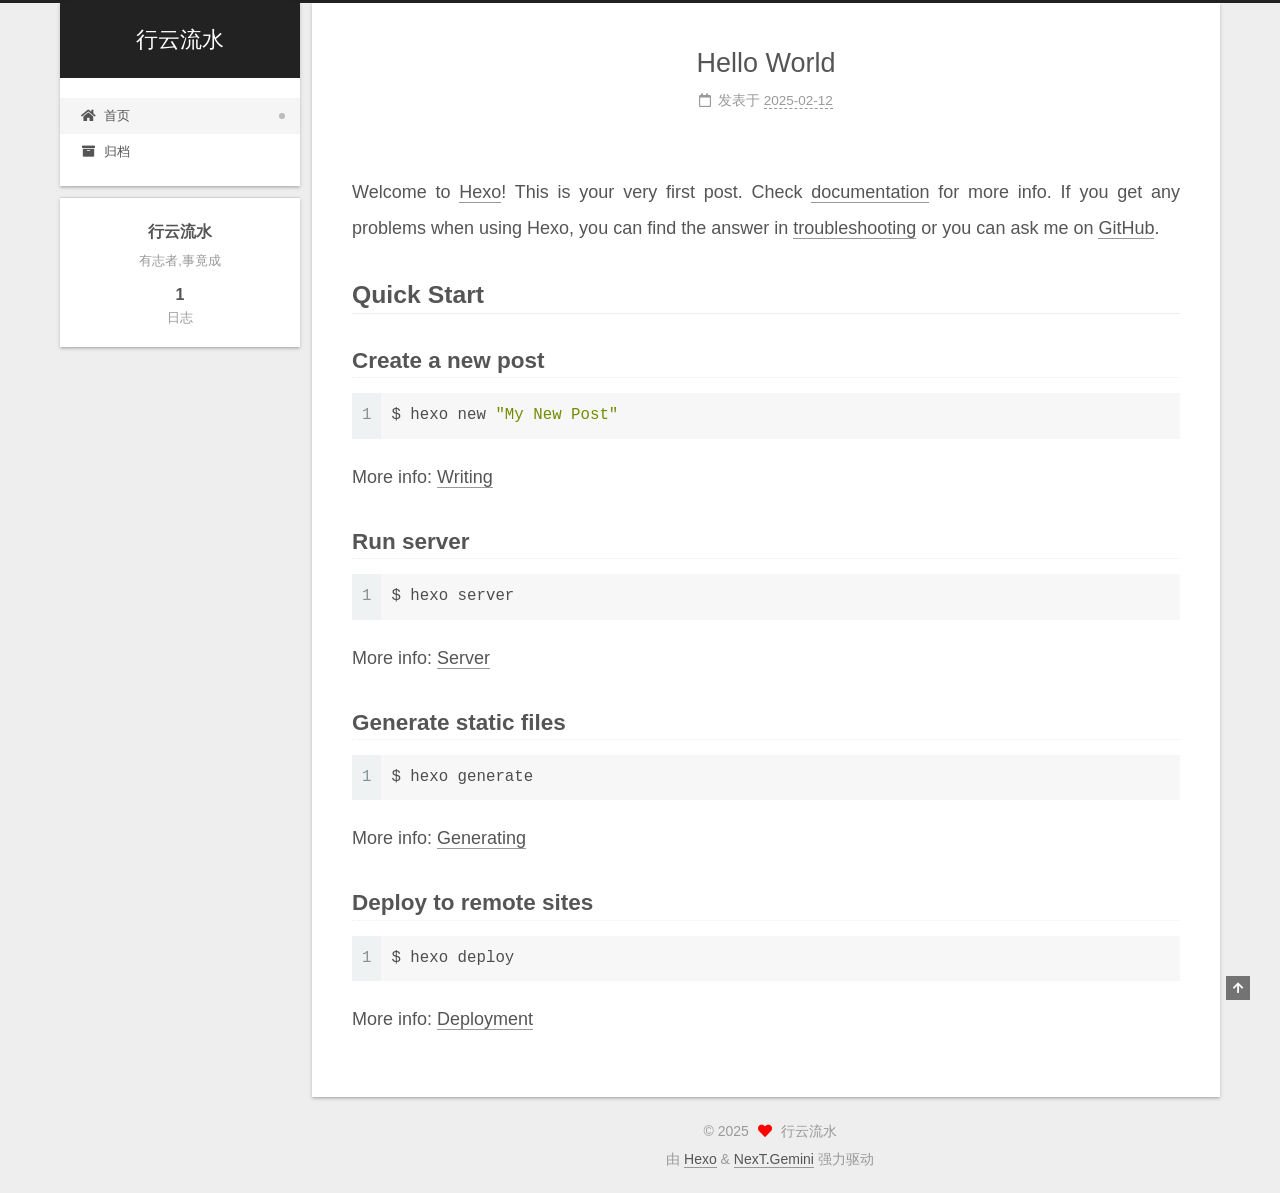
<file: index.html>
<!DOCTYPE html>
<html lang="zh-CN">
<head>
  <meta charset="UTF-8">
<meta name="viewport" content="width=device-width, initial-scale=1, maximum-scale=2">
<meta name="theme-color" content="#222">
<meta name="generator" content="Hexo 7.3.0">
  <link rel="apple-touch-icon" sizes="180x180" href="/images/apple-touch-icon-next.png">
  <link rel="icon" type="image/png" sizes="32x32" href="/images/favicon-32x32-next.png">
  <link rel="icon" type="image/png" sizes="16x16" href="/images/favicon-16x16-next.png">
  <link rel="mask-icon" href="/images/logo.svg" color="#222">

<link rel="stylesheet" href="/css/main.css">


<link rel="stylesheet" href="/lib/font-awesome/css/all.min.css">

<script id="hexo-configurations">
    var NexT = window.NexT || {};
    var CONFIG = {"hostname":"example.com","root":"/","scheme":"Gemini","version":"7.8.0","exturl":false,"sidebar":{"position":"left","display":"post","padding":18,"offset":12,"onmobile":false},"copycode":{"enable":false,"show_result":false,"style":null},"back2top":{"enable":true,"sidebar":false,"scrollpercent":false},"bookmark":{"enable":false,"color":"#222","save":"auto"},"fancybox":false,"mediumzoom":false,"lazyload":false,"pangu":false,"comments":{"style":"tabs","active":null,"storage":true,"lazyload":false,"nav":null},"algolia":{"hits":{"per_page":10},"labels":{"input_placeholder":"Search for Posts","hits_empty":"We didn't find any results for the search: ${query}","hits_stats":"${hits} results found in ${time} ms"}},"localsearch":{"enable":false,"trigger":"auto","top_n_per_article":1,"unescape":false,"preload":false},"motion":{"enable":true,"async":false,"transition":{"post_block":"fadeIn","post_header":"slideDownIn","post_body":"slideDownIn","coll_header":"slideLeftIn","sidebar":"slideUpIn"}}};
  </script>

  <meta name="description" content="有志者,事竟成">
<meta property="og:type" content="website">
<meta property="og:title" content="行云流水">
<meta property="og:url" content="http://example.com/index.html">
<meta property="og:site_name" content="行云流水">
<meta property="og:description" content="有志者,事竟成">
<meta property="og:locale" content="zh_CN">
<meta property="article:author" content="行云流水">
<meta name="twitter:card" content="summary">

<link rel="canonical" href="http://example.com/">


<script id="page-configurations">
  // https://hexo.io/docs/variables.html
  CONFIG.page = {
    sidebar: "",
    isHome : true,
    isPost : false,
    lang   : 'zh-CN'
  };
</script>

  <title>行云流水</title>
  






  <noscript>
  <style>
  .use-motion .brand,
  .use-motion .menu-item,
  .sidebar-inner,
  .use-motion .post-block,
  .use-motion .pagination,
  .use-motion .comments,
  .use-motion .post-header,
  .use-motion .post-body,
  .use-motion .collection-header { opacity: initial; }

  .use-motion .site-title,
  .use-motion .site-subtitle {
    opacity: initial;
    top: initial;
  }

  .use-motion .logo-line-before i { left: initial; }
  .use-motion .logo-line-after i { right: initial; }
  </style>
</noscript>

</head>

<body itemscope itemtype="http://schema.org/WebPage">
  <div class="container use-motion">
    <div class="headband"></div>

    <header class="header" itemscope itemtype="http://schema.org/WPHeader">
      <div class="header-inner"><div class="site-brand-container">
  <div class="site-nav-toggle">
    <div class="toggle" aria-label="切换导航栏">
      <span class="toggle-line toggle-line-first"></span>
      <span class="toggle-line toggle-line-middle"></span>
      <span class="toggle-line toggle-line-last"></span>
    </div>
  </div>

  <div class="site-meta">

    <a href="/" class="brand" rel="start">
      <span class="logo-line-before"><i></i></span>
      <h1 class="site-title">行云流水</h1>
      <span class="logo-line-after"><i></i></span>
    </a>
  </div>

  <div class="site-nav-right">
    <div class="toggle popup-trigger">
    </div>
  </div>
</div>




<nav class="site-nav">
  <ul id="menu" class="main-menu menu">
        <li class="menu-item menu-item-home">

    <a href="/" rel="section"><i class="fa fa-home fa-fw"></i>首页</a>

  </li>
        <li class="menu-item menu-item-archives">

    <a href="/archives/" rel="section"><i class="fa fa-archive fa-fw"></i>归档</a>

  </li>
  </ul>
</nav>




</div>
    </header>

    
  <div class="back-to-top">
    <i class="fa fa-arrow-up"></i>
    <span>0%</span>
  </div>


    <main class="main">
      <div class="main-inner">
        <div class="content-wrap">
          

          <div class="content index posts-expand">
            
      
  
  
  <article itemscope itemtype="http://schema.org/Article" class="post-block" lang="zh-CN">
    <link itemprop="mainEntityOfPage" href="http://example.com/2025/02/12/hello-world/">

    <span hidden itemprop="author" itemscope itemtype="http://schema.org/Person">
      <meta itemprop="image" content="/images/avatar.gif">
      <meta itemprop="name" content="行云流水">
      <meta itemprop="description" content="有志者,事竟成">
    </span>

    <span hidden itemprop="publisher" itemscope itemtype="http://schema.org/Organization">
      <meta itemprop="name" content="行云流水">
    </span>
      <header class="post-header">
        <h2 class="post-title" itemprop="name headline">
          
            <a href="/2025/02/12/hello-world/" class="post-title-link" itemprop="url">Hello World</a>
        </h2>

        <div class="post-meta">
            <span class="post-meta-item">
              <span class="post-meta-item-icon">
                <i class="far fa-calendar"></i>
              </span>
              <span class="post-meta-item-text">发表于</span>

              <time title="创建时间：2025-02-12 14:40:37" itemprop="dateCreated datePublished" datetime="2025-02-12T14:40:37+08:00">2025-02-12</time>
            </span>

          

        </div>
      </header>

    
    
    
    <div class="post-body" itemprop="articleBody">

      
          <p>Welcome to <a target="_blank" rel="noopener" href="https://hexo.io/">Hexo</a>! This is your very first post. Check <a target="_blank" rel="noopener" href="https://hexo.io/docs/">documentation</a> for more info. If you get any problems when using Hexo, you can find the answer in <a target="_blank" rel="noopener" href="https://hexo.io/docs/troubleshooting.html">troubleshooting</a> or you can ask me on <a target="_blank" rel="noopener" href="https://github.com/hexojs/hexo/issues">GitHub</a>.</p>
<h2 id="Quick-Start"><a href="#Quick-Start" class="headerlink" title="Quick Start"></a>Quick Start</h2><h3 id="Create-a-new-post"><a href="#Create-a-new-post" class="headerlink" title="Create a new post"></a>Create a new post</h3><figure class="highlight bash"><table><tr><td class="gutter"><pre><span class="line">1</span><br></pre></td><td class="code"><pre><span class="line">$ hexo new <span class="string">&quot;My New Post&quot;</span></span><br></pre></td></tr></table></figure>

<p>More info: <a target="_blank" rel="noopener" href="https://hexo.io/docs/writing.html">Writing</a></p>
<h3 id="Run-server"><a href="#Run-server" class="headerlink" title="Run server"></a>Run server</h3><figure class="highlight bash"><table><tr><td class="gutter"><pre><span class="line">1</span><br></pre></td><td class="code"><pre><span class="line">$ hexo server</span><br></pre></td></tr></table></figure>

<p>More info: <a target="_blank" rel="noopener" href="https://hexo.io/docs/server.html">Server</a></p>
<h3 id="Generate-static-files"><a href="#Generate-static-files" class="headerlink" title="Generate static files"></a>Generate static files</h3><figure class="highlight bash"><table><tr><td class="gutter"><pre><span class="line">1</span><br></pre></td><td class="code"><pre><span class="line">$ hexo generate</span><br></pre></td></tr></table></figure>

<p>More info: <a target="_blank" rel="noopener" href="https://hexo.io/docs/generating.html">Generating</a></p>
<h3 id="Deploy-to-remote-sites"><a href="#Deploy-to-remote-sites" class="headerlink" title="Deploy to remote sites"></a>Deploy to remote sites</h3><figure class="highlight bash"><table><tr><td class="gutter"><pre><span class="line">1</span><br></pre></td><td class="code"><pre><span class="line">$ hexo deploy</span><br></pre></td></tr></table></figure>

<p>More info: <a target="_blank" rel="noopener" href="https://hexo.io/docs/one-command-deployment.html">Deployment</a></p>

      
    </div>

    
    
    
      <footer class="post-footer">
        <div class="post-eof"></div>
      </footer>
  </article>
  
  
  


  



          </div>
          

<script>
  window.addEventListener('tabs:register', () => {
    let { activeClass } = CONFIG.comments;
    if (CONFIG.comments.storage) {
      activeClass = localStorage.getItem('comments_active') || activeClass;
    }
    if (activeClass) {
      let activeTab = document.querySelector(`a[href="#comment-${activeClass}"]`);
      if (activeTab) {
        activeTab.click();
      }
    }
  });
  if (CONFIG.comments.storage) {
    window.addEventListener('tabs:click', event => {
      if (!event.target.matches('.tabs-comment .tab-content .tab-pane')) return;
      let commentClass = event.target.classList[1];
      localStorage.setItem('comments_active', commentClass);
    });
  }
</script>

        </div>
          
  
  <div class="toggle sidebar-toggle">
    <span class="toggle-line toggle-line-first"></span>
    <span class="toggle-line toggle-line-middle"></span>
    <span class="toggle-line toggle-line-last"></span>
  </div>

  <aside class="sidebar">
    <div class="sidebar-inner">

      <ul class="sidebar-nav motion-element">
        <li class="sidebar-nav-toc">
          文章目录
        </li>
        <li class="sidebar-nav-overview">
          站点概览
        </li>
      </ul>

      <!--noindex-->
      <div class="post-toc-wrap sidebar-panel">
      </div>
      <!--/noindex-->

      <div class="site-overview-wrap sidebar-panel">
        <div class="site-author motion-element" itemprop="author" itemscope itemtype="http://schema.org/Person">
  <p class="site-author-name" itemprop="name">行云流水</p>
  <div class="site-description" itemprop="description">有志者,事竟成</div>
</div>
<div class="site-state-wrap motion-element">
  <nav class="site-state">
      <div class="site-state-item site-state-posts">
          <a href="/archives/">
        
          <span class="site-state-item-count">1</span>
          <span class="site-state-item-name">日志</span>
        </a>
      </div>
  </nav>
</div>



      </div>

    </div>
  </aside>
  <div id="sidebar-dimmer"></div>


      </div>
    </main>

    <footer class="footer">
      <div class="footer-inner">
        

        

<div class="copyright">
  
  &copy; 
  <span itemprop="copyrightYear">2025</span>
  <span class="with-love">
    <i class="fa fa-heart"></i>
  </span>
  <span class="author" itemprop="copyrightHolder">行云流水</span>
</div>
  <div class="powered-by">由 <a href="https://hexo.io/" class="theme-link" rel="noopener" target="_blank">Hexo</a> & <a href="https://theme-next.org/" class="theme-link" rel="noopener" target="_blank">NexT.Gemini</a> 强力驱动
  </div>

        








      </div>
    </footer>
  </div>

  
  <script src="/lib/anime.min.js"></script>
  <script src="/lib/velocity/velocity.min.js"></script>
  <script src="/lib/velocity/velocity.ui.min.js"></script>

<script src="/js/utils.js"></script>

<script src="/js/motion.js"></script>


<script src="/js/schemes/pisces.js"></script>


<script src="/js/next-boot.js"></script>




  















  

  

</body>
</html>
</file>
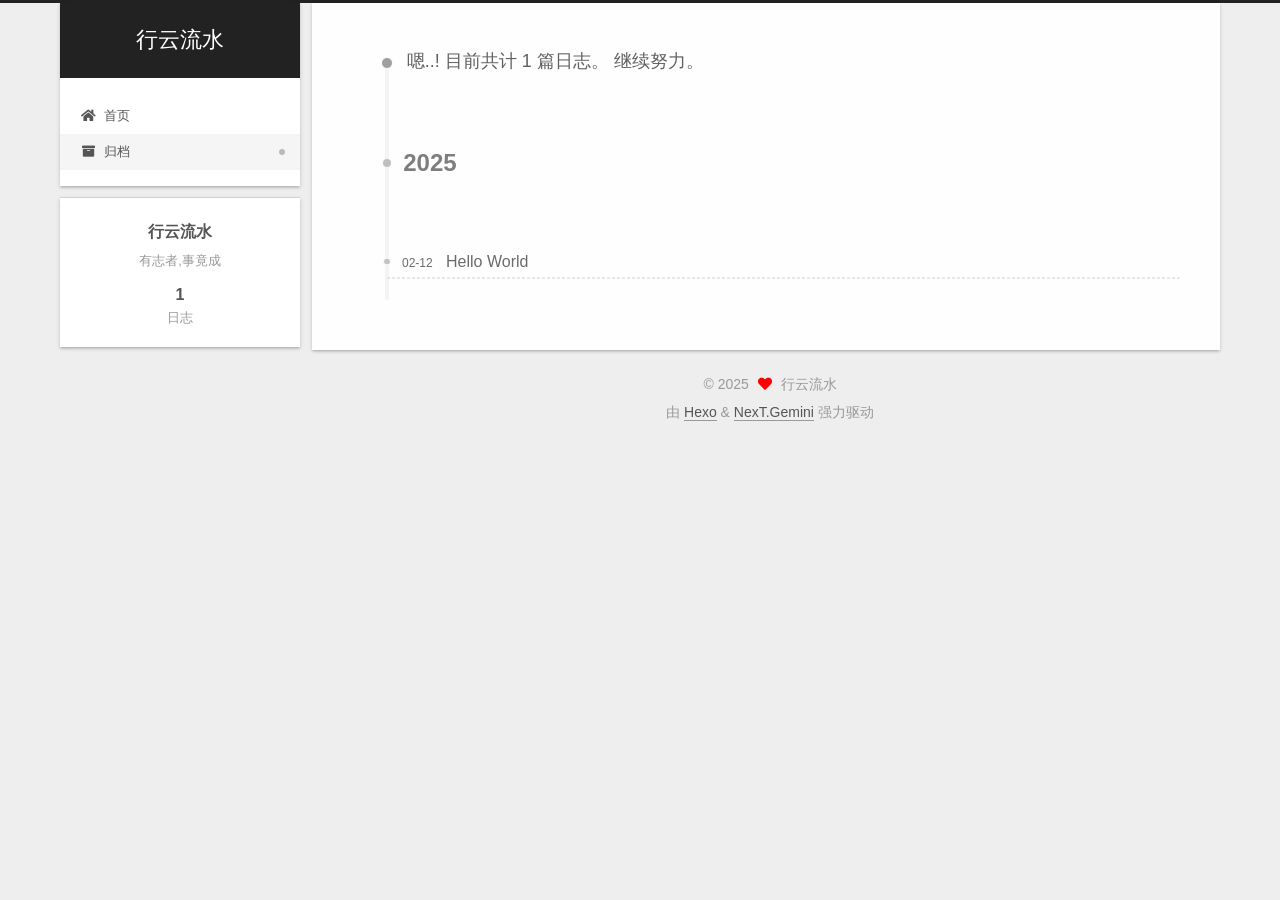
<file: archives/index.html>
<!DOCTYPE html>
<html lang="zh-CN">
<head>
  <meta charset="UTF-8">
<meta name="viewport" content="width=device-width, initial-scale=1, maximum-scale=2">
<meta name="theme-color" content="#222">
<meta name="generator" content="Hexo 7.3.0">
  <link rel="apple-touch-icon" sizes="180x180" href="/images/apple-touch-icon-next.png">
  <link rel="icon" type="image/png" sizes="32x32" href="/images/favicon-32x32-next.png">
  <link rel="icon" type="image/png" sizes="16x16" href="/images/favicon-16x16-next.png">
  <link rel="mask-icon" href="/images/logo.svg" color="#222">

<link rel="stylesheet" href="/css/main.css">


<link rel="stylesheet" href="/lib/font-awesome/css/all.min.css">

<script id="hexo-configurations">
    var NexT = window.NexT || {};
    var CONFIG = {"hostname":"example.com","root":"/","scheme":"Gemini","version":"7.8.0","exturl":false,"sidebar":{"position":"left","display":"post","padding":18,"offset":12,"onmobile":false},"copycode":{"enable":false,"show_result":false,"style":null},"back2top":{"enable":true,"sidebar":false,"scrollpercent":false},"bookmark":{"enable":false,"color":"#222","save":"auto"},"fancybox":false,"mediumzoom":false,"lazyload":false,"pangu":false,"comments":{"style":"tabs","active":null,"storage":true,"lazyload":false,"nav":null},"algolia":{"hits":{"per_page":10},"labels":{"input_placeholder":"Search for Posts","hits_empty":"We didn't find any results for the search: ${query}","hits_stats":"${hits} results found in ${time} ms"}},"localsearch":{"enable":false,"trigger":"auto","top_n_per_article":1,"unescape":false,"preload":false},"motion":{"enable":true,"async":false,"transition":{"post_block":"fadeIn","post_header":"slideDownIn","post_body":"slideDownIn","coll_header":"slideLeftIn","sidebar":"slideUpIn"}}};
  </script>

  <meta name="description" content="有志者,事竟成">
<meta property="og:type" content="website">
<meta property="og:title" content="行云流水">
<meta property="og:url" content="http://example.com/archives/index.html">
<meta property="og:site_name" content="行云流水">
<meta property="og:description" content="有志者,事竟成">
<meta property="og:locale" content="zh_CN">
<meta property="article:author" content="行云流水">
<meta name="twitter:card" content="summary">

<link rel="canonical" href="http://example.com/archives/">


<script id="page-configurations">
  // https://hexo.io/docs/variables.html
  CONFIG.page = {
    sidebar: "",
    isHome : false,
    isPost : false,
    lang   : 'zh-CN'
  };
</script>

  <title>归档 | 行云流水</title>
  






  <noscript>
  <style>
  .use-motion .brand,
  .use-motion .menu-item,
  .sidebar-inner,
  .use-motion .post-block,
  .use-motion .pagination,
  .use-motion .comments,
  .use-motion .post-header,
  .use-motion .post-body,
  .use-motion .collection-header { opacity: initial; }

  .use-motion .site-title,
  .use-motion .site-subtitle {
    opacity: initial;
    top: initial;
  }

  .use-motion .logo-line-before i { left: initial; }
  .use-motion .logo-line-after i { right: initial; }
  </style>
</noscript>

</head>

<body itemscope itemtype="http://schema.org/WebPage">
  <div class="container use-motion">
    <div class="headband"></div>

    <header class="header" itemscope itemtype="http://schema.org/WPHeader">
      <div class="header-inner"><div class="site-brand-container">
  <div class="site-nav-toggle">
    <div class="toggle" aria-label="切换导航栏">
      <span class="toggle-line toggle-line-first"></span>
      <span class="toggle-line toggle-line-middle"></span>
      <span class="toggle-line toggle-line-last"></span>
    </div>
  </div>

  <div class="site-meta">

    <a href="/" class="brand" rel="start">
      <span class="logo-line-before"><i></i></span>
      <h1 class="site-title">行云流水</h1>
      <span class="logo-line-after"><i></i></span>
    </a>
  </div>

  <div class="site-nav-right">
    <div class="toggle popup-trigger">
    </div>
  </div>
</div>




<nav class="site-nav">
  <ul id="menu" class="main-menu menu">
        <li class="menu-item menu-item-home">

    <a href="/" rel="section"><i class="fa fa-home fa-fw"></i>首页</a>

  </li>
        <li class="menu-item menu-item-archives">

    <a href="/archives/" rel="section"><i class="fa fa-archive fa-fw"></i>归档</a>

  </li>
  </ul>
</nav>




</div>
    </header>

    
  <div class="back-to-top">
    <i class="fa fa-arrow-up"></i>
    <span>0%</span>
  </div>


    <main class="main">
      <div class="main-inner">
        <div class="content-wrap">
          

          <div class="content archive">
            

  
  
  
  <div class="post-block">
    <div class="posts-collapse">
      <div class="collection-title">
        <span class="collection-header">嗯..! 目前共计 1 篇日志。 继续努力。</span>
      </div>

      
    <div class="collection-year">
      <span class="collection-header">2025</span>
    </div>

  <article itemscope itemtype="http://schema.org/Article">
    <header class="post-header">

      <div class="post-meta">
        <time itemprop="dateCreated"
              datetime="2025-02-12T14:40:37+08:00"
              content="2025-02-12">
          02-12
        </time>
      </div>

      <div class="post-title">
          <a class="post-title-link" href="/2025/02/12/hello-world/" itemprop="url">
            <span itemprop="name">Hello World</span>
          </a>
      </div>

    </header>
  </article>


    </div>
  </div>
  
  
  

  



          </div>
          

<script>
  window.addEventListener('tabs:register', () => {
    let { activeClass } = CONFIG.comments;
    if (CONFIG.comments.storage) {
      activeClass = localStorage.getItem('comments_active') || activeClass;
    }
    if (activeClass) {
      let activeTab = document.querySelector(`a[href="#comment-${activeClass}"]`);
      if (activeTab) {
        activeTab.click();
      }
    }
  });
  if (CONFIG.comments.storage) {
    window.addEventListener('tabs:click', event => {
      if (!event.target.matches('.tabs-comment .tab-content .tab-pane')) return;
      let commentClass = event.target.classList[1];
      localStorage.setItem('comments_active', commentClass);
    });
  }
</script>

        </div>
          
  
  <div class="toggle sidebar-toggle">
    <span class="toggle-line toggle-line-first"></span>
    <span class="toggle-line toggle-line-middle"></span>
    <span class="toggle-line toggle-line-last"></span>
  </div>

  <aside class="sidebar">
    <div class="sidebar-inner">

      <ul class="sidebar-nav motion-element">
        <li class="sidebar-nav-toc">
          文章目录
        </li>
        <li class="sidebar-nav-overview">
          站点概览
        </li>
      </ul>

      <!--noindex-->
      <div class="post-toc-wrap sidebar-panel">
      </div>
      <!--/noindex-->

      <div class="site-overview-wrap sidebar-panel">
        <div class="site-author motion-element" itemprop="author" itemscope itemtype="http://schema.org/Person">
  <p class="site-author-name" itemprop="name">行云流水</p>
  <div class="site-description" itemprop="description">有志者,事竟成</div>
</div>
<div class="site-state-wrap motion-element">
  <nav class="site-state">
      <div class="site-state-item site-state-posts">
          <a href="/archives/">
        
          <span class="site-state-item-count">1</span>
          <span class="site-state-item-name">日志</span>
        </a>
      </div>
  </nav>
</div>



      </div>

    </div>
  </aside>
  <div id="sidebar-dimmer"></div>


      </div>
    </main>

    <footer class="footer">
      <div class="footer-inner">
        

        

<div class="copyright">
  
  &copy; 
  <span itemprop="copyrightYear">2025</span>
  <span class="with-love">
    <i class="fa fa-heart"></i>
  </span>
  <span class="author" itemprop="copyrightHolder">行云流水</span>
</div>
  <div class="powered-by">由 <a href="https://hexo.io/" class="theme-link" rel="noopener" target="_blank">Hexo</a> & <a href="https://theme-next.org/" class="theme-link" rel="noopener" target="_blank">NexT.Gemini</a> 强力驱动
  </div>

        








      </div>
    </footer>
  </div>

  
  <script src="/lib/anime.min.js"></script>
  <script src="/lib/velocity/velocity.min.js"></script>
  <script src="/lib/velocity/velocity.ui.min.js"></script>

<script src="/js/utils.js"></script>

<script src="/js/motion.js"></script>


<script src="/js/schemes/pisces.js"></script>


<script src="/js/next-boot.js"></script>




  















  

  

</body>
</html>
</file>
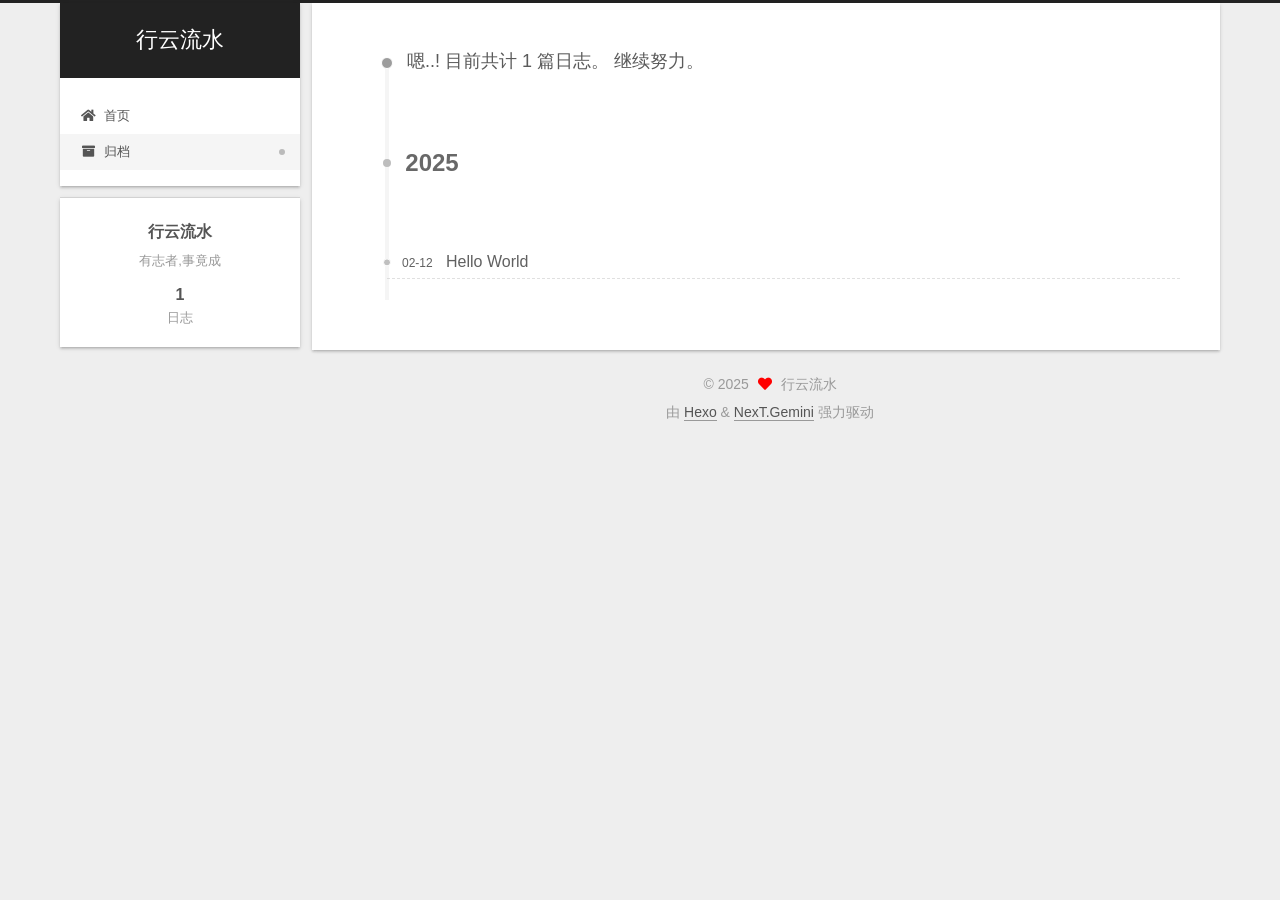
<file: archives/2025/index.html>
<!DOCTYPE html>
<html lang="zh-CN">
<head>
  <meta charset="UTF-8">
<meta name="viewport" content="width=device-width, initial-scale=1, maximum-scale=2">
<meta name="theme-color" content="#222">
<meta name="generator" content="Hexo 7.3.0">
  <link rel="apple-touch-icon" sizes="180x180" href="/images/apple-touch-icon-next.png">
  <link rel="icon" type="image/png" sizes="32x32" href="/images/favicon-32x32-next.png">
  <link rel="icon" type="image/png" sizes="16x16" href="/images/favicon-16x16-next.png">
  <link rel="mask-icon" href="/images/logo.svg" color="#222">

<link rel="stylesheet" href="/css/main.css">


<link rel="stylesheet" href="/lib/font-awesome/css/all.min.css">

<script id="hexo-configurations">
    var NexT = window.NexT || {};
    var CONFIG = {"hostname":"example.com","root":"/","scheme":"Gemini","version":"7.8.0","exturl":false,"sidebar":{"position":"left","display":"post","padding":18,"offset":12,"onmobile":false},"copycode":{"enable":false,"show_result":false,"style":null},"back2top":{"enable":true,"sidebar":false,"scrollpercent":false},"bookmark":{"enable":false,"color":"#222","save":"auto"},"fancybox":false,"mediumzoom":false,"lazyload":false,"pangu":false,"comments":{"style":"tabs","active":null,"storage":true,"lazyload":false,"nav":null},"algolia":{"hits":{"per_page":10},"labels":{"input_placeholder":"Search for Posts","hits_empty":"We didn't find any results for the search: ${query}","hits_stats":"${hits} results found in ${time} ms"}},"localsearch":{"enable":false,"trigger":"auto","top_n_per_article":1,"unescape":false,"preload":false},"motion":{"enable":true,"async":false,"transition":{"post_block":"fadeIn","post_header":"slideDownIn","post_body":"slideDownIn","coll_header":"slideLeftIn","sidebar":"slideUpIn"}}};
  </script>

  <meta name="description" content="有志者,事竟成">
<meta property="og:type" content="website">
<meta property="og:title" content="行云流水">
<meta property="og:url" content="http://example.com/archives/2025/index.html">
<meta property="og:site_name" content="行云流水">
<meta property="og:description" content="有志者,事竟成">
<meta property="og:locale" content="zh_CN">
<meta property="article:author" content="行云流水">
<meta name="twitter:card" content="summary">

<link rel="canonical" href="http://example.com/archives/2025/">


<script id="page-configurations">
  // https://hexo.io/docs/variables.html
  CONFIG.page = {
    sidebar: "",
    isHome : false,
    isPost : false,
    lang   : 'zh-CN'
  };
</script>

  <title>归档 | 行云流水</title>
  






  <noscript>
  <style>
  .use-motion .brand,
  .use-motion .menu-item,
  .sidebar-inner,
  .use-motion .post-block,
  .use-motion .pagination,
  .use-motion .comments,
  .use-motion .post-header,
  .use-motion .post-body,
  .use-motion .collection-header { opacity: initial; }

  .use-motion .site-title,
  .use-motion .site-subtitle {
    opacity: initial;
    top: initial;
  }

  .use-motion .logo-line-before i { left: initial; }
  .use-motion .logo-line-after i { right: initial; }
  </style>
</noscript>

</head>

<body itemscope itemtype="http://schema.org/WebPage">
  <div class="container use-motion">
    <div class="headband"></div>

    <header class="header" itemscope itemtype="http://schema.org/WPHeader">
      <div class="header-inner"><div class="site-brand-container">
  <div class="site-nav-toggle">
    <div class="toggle" aria-label="切换导航栏">
      <span class="toggle-line toggle-line-first"></span>
      <span class="toggle-line toggle-line-middle"></span>
      <span class="toggle-line toggle-line-last"></span>
    </div>
  </div>

  <div class="site-meta">

    <a href="/" class="brand" rel="start">
      <span class="logo-line-before"><i></i></span>
      <h1 class="site-title">行云流水</h1>
      <span class="logo-line-after"><i></i></span>
    </a>
  </div>

  <div class="site-nav-right">
    <div class="toggle popup-trigger">
    </div>
  </div>
</div>




<nav class="site-nav">
  <ul id="menu" class="main-menu menu">
        <li class="menu-item menu-item-home">

    <a href="/" rel="section"><i class="fa fa-home fa-fw"></i>首页</a>

  </li>
        <li class="menu-item menu-item-archives">

    <a href="/archives/" rel="section"><i class="fa fa-archive fa-fw"></i>归档</a>

  </li>
  </ul>
</nav>




</div>
    </header>

    
  <div class="back-to-top">
    <i class="fa fa-arrow-up"></i>
    <span>0%</span>
  </div>


    <main class="main">
      <div class="main-inner">
        <div class="content-wrap">
          

          <div class="content archive">
            

  
  
  
  <div class="post-block">
    <div class="posts-collapse">
      <div class="collection-title">
        <span class="collection-header">嗯..! 目前共计 1 篇日志。 继续努力。</span>
      </div>

      
    <div class="collection-year">
      <span class="collection-header">2025</span>
    </div>

  <article itemscope itemtype="http://schema.org/Article">
    <header class="post-header">

      <div class="post-meta">
        <time itemprop="dateCreated"
              datetime="2025-02-12T14:40:37+08:00"
              content="2025-02-12">
          02-12
        </time>
      </div>

      <div class="post-title">
          <a class="post-title-link" href="/2025/02/12/hello-world/" itemprop="url">
            <span itemprop="name">Hello World</span>
          </a>
      </div>

    </header>
  </article>


    </div>
  </div>
  
  
  

  



          </div>
          

<script>
  window.addEventListener('tabs:register', () => {
    let { activeClass } = CONFIG.comments;
    if (CONFIG.comments.storage) {
      activeClass = localStorage.getItem('comments_active') || activeClass;
    }
    if (activeClass) {
      let activeTab = document.querySelector(`a[href="#comment-${activeClass}"]`);
      if (activeTab) {
        activeTab.click();
      }
    }
  });
  if (CONFIG.comments.storage) {
    window.addEventListener('tabs:click', event => {
      if (!event.target.matches('.tabs-comment .tab-content .tab-pane')) return;
      let commentClass = event.target.classList[1];
      localStorage.setItem('comments_active', commentClass);
    });
  }
</script>

        </div>
          
  
  <div class="toggle sidebar-toggle">
    <span class="toggle-line toggle-line-first"></span>
    <span class="toggle-line toggle-line-middle"></span>
    <span class="toggle-line toggle-line-last"></span>
  </div>

  <aside class="sidebar">
    <div class="sidebar-inner">

      <ul class="sidebar-nav motion-element">
        <li class="sidebar-nav-toc">
          文章目录
        </li>
        <li class="sidebar-nav-overview">
          站点概览
        </li>
      </ul>

      <!--noindex-->
      <div class="post-toc-wrap sidebar-panel">
      </div>
      <!--/noindex-->

      <div class="site-overview-wrap sidebar-panel">
        <div class="site-author motion-element" itemprop="author" itemscope itemtype="http://schema.org/Person">
  <p class="site-author-name" itemprop="name">行云流水</p>
  <div class="site-description" itemprop="description">有志者,事竟成</div>
</div>
<div class="site-state-wrap motion-element">
  <nav class="site-state">
      <div class="site-state-item site-state-posts">
          <a href="/archives/">
        
          <span class="site-state-item-count">1</span>
          <span class="site-state-item-name">日志</span>
        </a>
      </div>
  </nav>
</div>



      </div>

    </div>
  </aside>
  <div id="sidebar-dimmer"></div>


      </div>
    </main>

    <footer class="footer">
      <div class="footer-inner">
        

        

<div class="copyright">
  
  &copy; 
  <span itemprop="copyrightYear">2025</span>
  <span class="with-love">
    <i class="fa fa-heart"></i>
  </span>
  <span class="author" itemprop="copyrightHolder">行云流水</span>
</div>
  <div class="powered-by">由 <a href="https://hexo.io/" class="theme-link" rel="noopener" target="_blank">Hexo</a> & <a href="https://theme-next.org/" class="theme-link" rel="noopener" target="_blank">NexT.Gemini</a> 强力驱动
  </div>

        








      </div>
    </footer>
  </div>

  
  <script src="/lib/anime.min.js"></script>
  <script src="/lib/velocity/velocity.min.js"></script>
  <script src="/lib/velocity/velocity.ui.min.js"></script>

<script src="/js/utils.js"></script>

<script src="/js/motion.js"></script>


<script src="/js/schemes/pisces.js"></script>


<script src="/js/next-boot.js"></script>




  















  

  

</body>
</html>
</file>
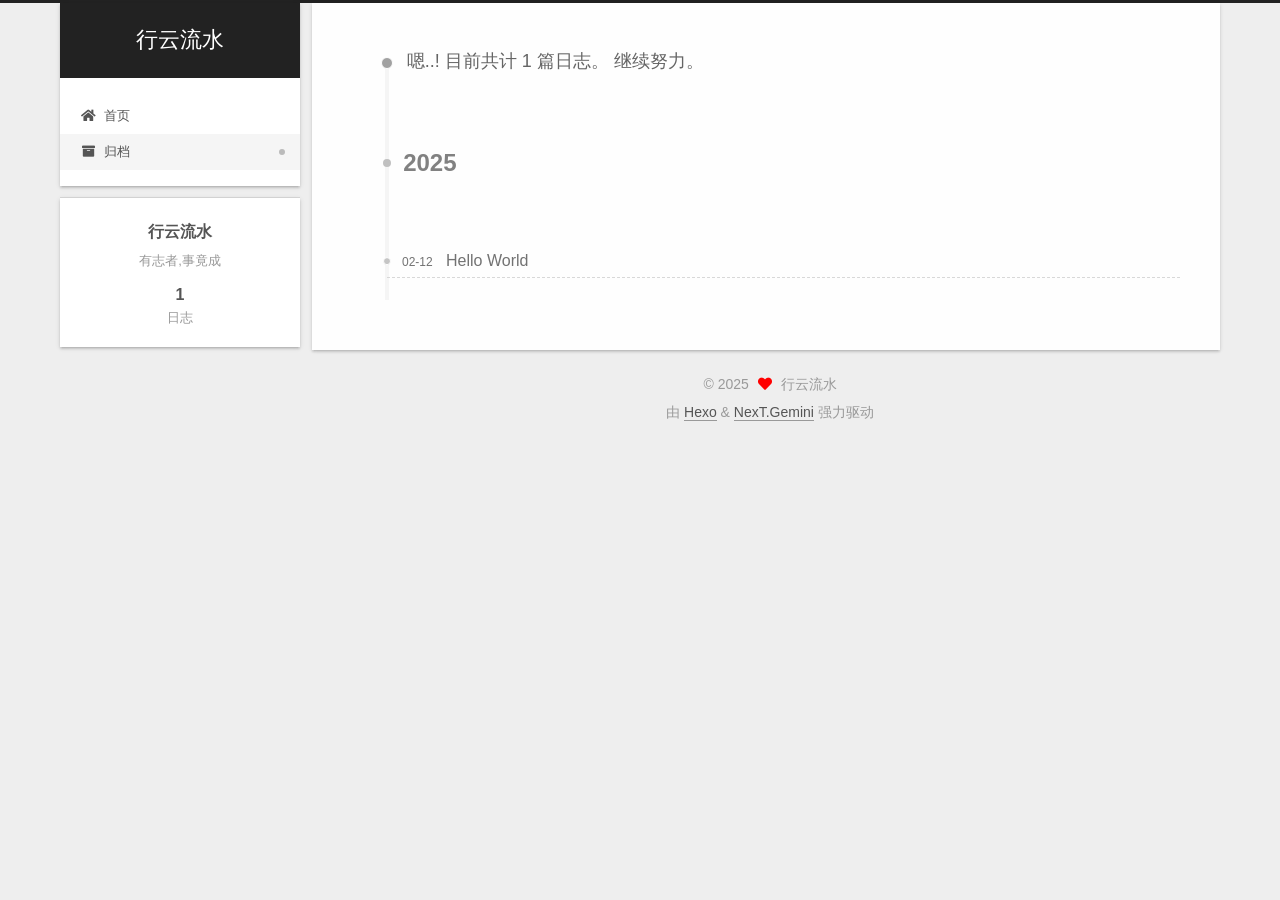
<file: archives/2025/02/index.html>
<!DOCTYPE html>
<html lang="zh-CN">
<head>
  <meta charset="UTF-8">
<meta name="viewport" content="width=device-width, initial-scale=1, maximum-scale=2">
<meta name="theme-color" content="#222">
<meta name="generator" content="Hexo 7.3.0">
  <link rel="apple-touch-icon" sizes="180x180" href="/images/apple-touch-icon-next.png">
  <link rel="icon" type="image/png" sizes="32x32" href="/images/favicon-32x32-next.png">
  <link rel="icon" type="image/png" sizes="16x16" href="/images/favicon-16x16-next.png">
  <link rel="mask-icon" href="/images/logo.svg" color="#222">

<link rel="stylesheet" href="/css/main.css">


<link rel="stylesheet" href="/lib/font-awesome/css/all.min.css">

<script id="hexo-configurations">
    var NexT = window.NexT || {};
    var CONFIG = {"hostname":"example.com","root":"/","scheme":"Gemini","version":"7.8.0","exturl":false,"sidebar":{"position":"left","display":"post","padding":18,"offset":12,"onmobile":false},"copycode":{"enable":false,"show_result":false,"style":null},"back2top":{"enable":true,"sidebar":false,"scrollpercent":false},"bookmark":{"enable":false,"color":"#222","save":"auto"},"fancybox":false,"mediumzoom":false,"lazyload":false,"pangu":false,"comments":{"style":"tabs","active":null,"storage":true,"lazyload":false,"nav":null},"algolia":{"hits":{"per_page":10},"labels":{"input_placeholder":"Search for Posts","hits_empty":"We didn't find any results for the search: ${query}","hits_stats":"${hits} results found in ${time} ms"}},"localsearch":{"enable":false,"trigger":"auto","top_n_per_article":1,"unescape":false,"preload":false},"motion":{"enable":true,"async":false,"transition":{"post_block":"fadeIn","post_header":"slideDownIn","post_body":"slideDownIn","coll_header":"slideLeftIn","sidebar":"slideUpIn"}}};
  </script>

  <meta name="description" content="有志者,事竟成">
<meta property="og:type" content="website">
<meta property="og:title" content="行云流水">
<meta property="og:url" content="http://example.com/archives/2025/02/index.html">
<meta property="og:site_name" content="行云流水">
<meta property="og:description" content="有志者,事竟成">
<meta property="og:locale" content="zh_CN">
<meta property="article:author" content="行云流水">
<meta name="twitter:card" content="summary">

<link rel="canonical" href="http://example.com/archives/2025/02/">


<script id="page-configurations">
  // https://hexo.io/docs/variables.html
  CONFIG.page = {
    sidebar: "",
    isHome : false,
    isPost : false,
    lang   : 'zh-CN'
  };
</script>

  <title>归档 | 行云流水</title>
  






  <noscript>
  <style>
  .use-motion .brand,
  .use-motion .menu-item,
  .sidebar-inner,
  .use-motion .post-block,
  .use-motion .pagination,
  .use-motion .comments,
  .use-motion .post-header,
  .use-motion .post-body,
  .use-motion .collection-header { opacity: initial; }

  .use-motion .site-title,
  .use-motion .site-subtitle {
    opacity: initial;
    top: initial;
  }

  .use-motion .logo-line-before i { left: initial; }
  .use-motion .logo-line-after i { right: initial; }
  </style>
</noscript>

</head>

<body itemscope itemtype="http://schema.org/WebPage">
  <div class="container use-motion">
    <div class="headband"></div>

    <header class="header" itemscope itemtype="http://schema.org/WPHeader">
      <div class="header-inner"><div class="site-brand-container">
  <div class="site-nav-toggle">
    <div class="toggle" aria-label="切换导航栏">
      <span class="toggle-line toggle-line-first"></span>
      <span class="toggle-line toggle-line-middle"></span>
      <span class="toggle-line toggle-line-last"></span>
    </div>
  </div>

  <div class="site-meta">

    <a href="/" class="brand" rel="start">
      <span class="logo-line-before"><i></i></span>
      <h1 class="site-title">行云流水</h1>
      <span class="logo-line-after"><i></i></span>
    </a>
  </div>

  <div class="site-nav-right">
    <div class="toggle popup-trigger">
    </div>
  </div>
</div>




<nav class="site-nav">
  <ul id="menu" class="main-menu menu">
        <li class="menu-item menu-item-home">

    <a href="/" rel="section"><i class="fa fa-home fa-fw"></i>首页</a>

  </li>
        <li class="menu-item menu-item-archives">

    <a href="/archives/" rel="section"><i class="fa fa-archive fa-fw"></i>归档</a>

  </li>
  </ul>
</nav>




</div>
    </header>

    
  <div class="back-to-top">
    <i class="fa fa-arrow-up"></i>
    <span>0%</span>
  </div>


    <main class="main">
      <div class="main-inner">
        <div class="content-wrap">
          

          <div class="content archive">
            

  
  
  
  <div class="post-block">
    <div class="posts-collapse">
      <div class="collection-title">
        <span class="collection-header">嗯..! 目前共计 1 篇日志。 继续努力。</span>
      </div>

      
    <div class="collection-year">
      <span class="collection-header">2025</span>
    </div>

  <article itemscope itemtype="http://schema.org/Article">
    <header class="post-header">

      <div class="post-meta">
        <time itemprop="dateCreated"
              datetime="2025-02-12T14:40:37+08:00"
              content="2025-02-12">
          02-12
        </time>
      </div>

      <div class="post-title">
          <a class="post-title-link" href="/2025/02/12/hello-world/" itemprop="url">
            <span itemprop="name">Hello World</span>
          </a>
      </div>

    </header>
  </article>


    </div>
  </div>
  
  
  

  



          </div>
          

<script>
  window.addEventListener('tabs:register', () => {
    let { activeClass } = CONFIG.comments;
    if (CONFIG.comments.storage) {
      activeClass = localStorage.getItem('comments_active') || activeClass;
    }
    if (activeClass) {
      let activeTab = document.querySelector(`a[href="#comment-${activeClass}"]`);
      if (activeTab) {
        activeTab.click();
      }
    }
  });
  if (CONFIG.comments.storage) {
    window.addEventListener('tabs:click', event => {
      if (!event.target.matches('.tabs-comment .tab-content .tab-pane')) return;
      let commentClass = event.target.classList[1];
      localStorage.setItem('comments_active', commentClass);
    });
  }
</script>

        </div>
          
  
  <div class="toggle sidebar-toggle">
    <span class="toggle-line toggle-line-first"></span>
    <span class="toggle-line toggle-line-middle"></span>
    <span class="toggle-line toggle-line-last"></span>
  </div>

  <aside class="sidebar">
    <div class="sidebar-inner">

      <ul class="sidebar-nav motion-element">
        <li class="sidebar-nav-toc">
          文章目录
        </li>
        <li class="sidebar-nav-overview">
          站点概览
        </li>
      </ul>

      <!--noindex-->
      <div class="post-toc-wrap sidebar-panel">
      </div>
      <!--/noindex-->

      <div class="site-overview-wrap sidebar-panel">
        <div class="site-author motion-element" itemprop="author" itemscope itemtype="http://schema.org/Person">
  <p class="site-author-name" itemprop="name">行云流水</p>
  <div class="site-description" itemprop="description">有志者,事竟成</div>
</div>
<div class="site-state-wrap motion-element">
  <nav class="site-state">
      <div class="site-state-item site-state-posts">
          <a href="/archives/">
        
          <span class="site-state-item-count">1</span>
          <span class="site-state-item-name">日志</span>
        </a>
      </div>
  </nav>
</div>



      </div>

    </div>
  </aside>
  <div id="sidebar-dimmer"></div>


      </div>
    </main>

    <footer class="footer">
      <div class="footer-inner">
        

        

<div class="copyright">
  
  &copy; 
  <span itemprop="copyrightYear">2025</span>
  <span class="with-love">
    <i class="fa fa-heart"></i>
  </span>
  <span class="author" itemprop="copyrightHolder">行云流水</span>
</div>
  <div class="powered-by">由 <a href="https://hexo.io/" class="theme-link" rel="noopener" target="_blank">Hexo</a> & <a href="https://theme-next.org/" class="theme-link" rel="noopener" target="_blank">NexT.Gemini</a> 强力驱动
  </div>

        








      </div>
    </footer>
  </div>

  
  <script src="/lib/anime.min.js"></script>
  <script src="/lib/velocity/velocity.min.js"></script>
  <script src="/lib/velocity/velocity.ui.min.js"></script>

<script src="/js/utils.js"></script>

<script src="/js/motion.js"></script>


<script src="/js/schemes/pisces.js"></script>


<script src="/js/next-boot.js"></script>




  















  

  

</body>
</html>
</file>
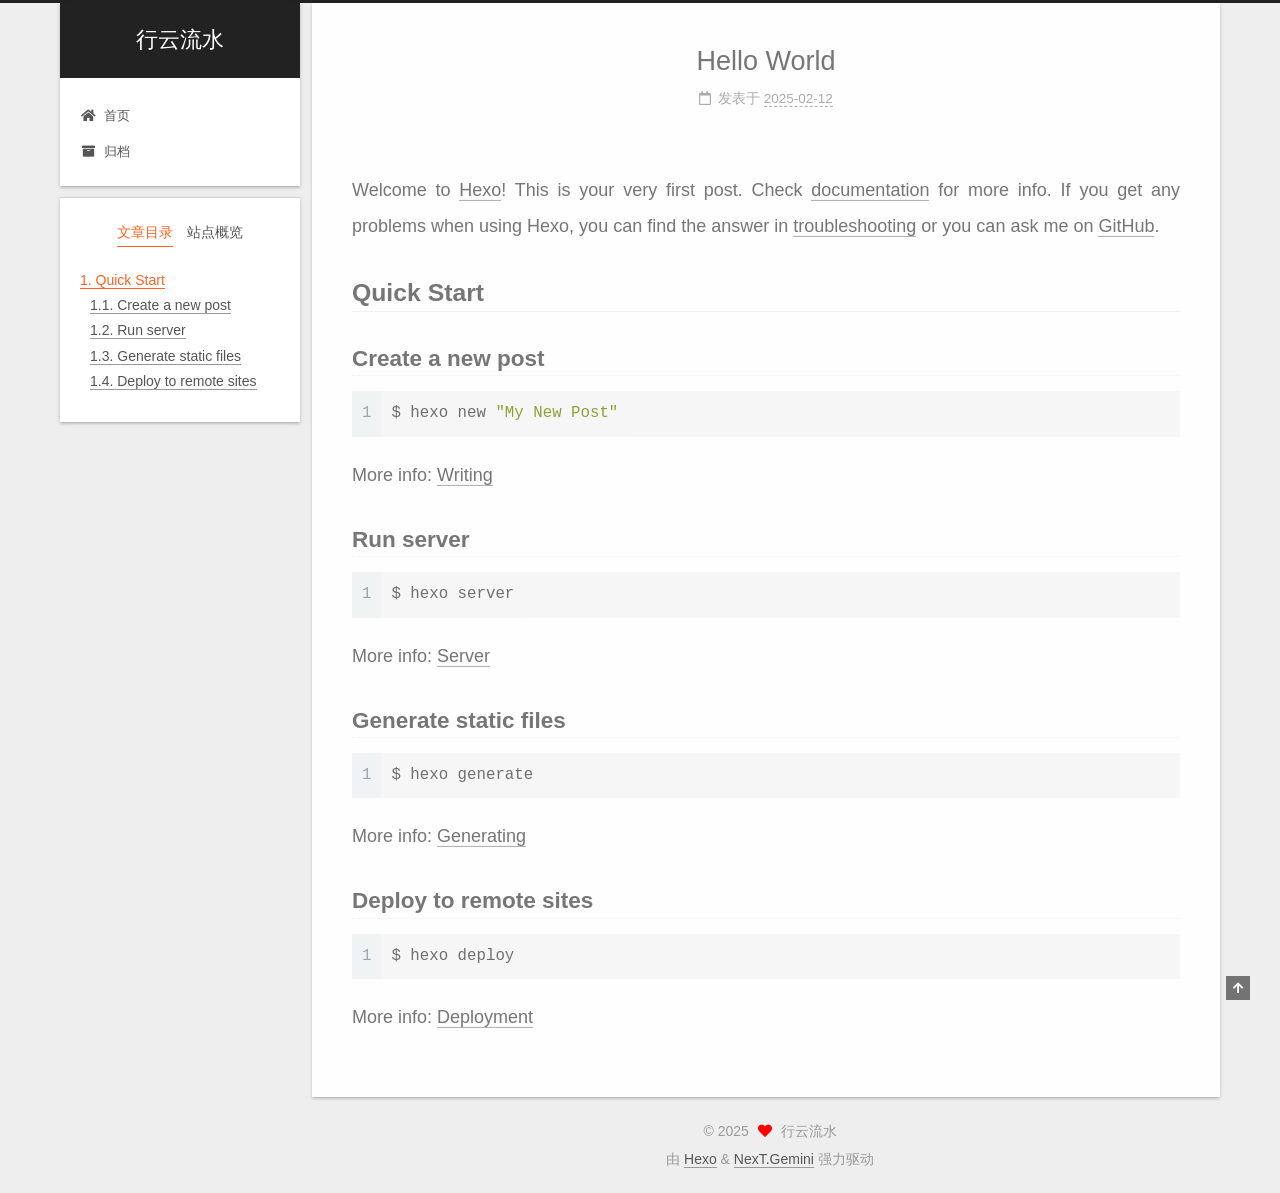
<file: 2025/02/12/hello-world/index.html>
<!DOCTYPE html>
<html lang="zh-CN">
<head>
  <meta charset="UTF-8">
<meta name="viewport" content="width=device-width, initial-scale=1, maximum-scale=2">
<meta name="theme-color" content="#222">
<meta name="generator" content="Hexo 7.3.0">
  <link rel="apple-touch-icon" sizes="180x180" href="/images/apple-touch-icon-next.png">
  <link rel="icon" type="image/png" sizes="32x32" href="/images/favicon-32x32-next.png">
  <link rel="icon" type="image/png" sizes="16x16" href="/images/favicon-16x16-next.png">
  <link rel="mask-icon" href="/images/logo.svg" color="#222">

<link rel="stylesheet" href="/css/main.css">


<link rel="stylesheet" href="/lib/font-awesome/css/all.min.css">

<script id="hexo-configurations">
    var NexT = window.NexT || {};
    var CONFIG = {"hostname":"example.com","root":"/","scheme":"Gemini","version":"7.8.0","exturl":false,"sidebar":{"position":"left","display":"post","padding":18,"offset":12,"onmobile":false},"copycode":{"enable":false,"show_result":false,"style":null},"back2top":{"enable":true,"sidebar":false,"scrollpercent":false},"bookmark":{"enable":false,"color":"#222","save":"auto"},"fancybox":false,"mediumzoom":false,"lazyload":false,"pangu":false,"comments":{"style":"tabs","active":null,"storage":true,"lazyload":false,"nav":null},"algolia":{"hits":{"per_page":10},"labels":{"input_placeholder":"Search for Posts","hits_empty":"We didn't find any results for the search: ${query}","hits_stats":"${hits} results found in ${time} ms"}},"localsearch":{"enable":false,"trigger":"auto","top_n_per_article":1,"unescape":false,"preload":false},"motion":{"enable":true,"async":false,"transition":{"post_block":"fadeIn","post_header":"slideDownIn","post_body":"slideDownIn","coll_header":"slideLeftIn","sidebar":"slideUpIn"}}};
  </script>

  <meta name="description" content="Welcome to Hexo! This is your very first post. Check documentation for more info. If you get any problems when using Hexo, you can find the answer in troubleshooting or you can ask me on GitHub. Quick">
<meta property="og:type" content="article">
<meta property="og:title" content="Hello World">
<meta property="og:url" content="http://example.com/2025/02/12/hello-world/index.html">
<meta property="og:site_name" content="行云流水">
<meta property="og:description" content="Welcome to Hexo! This is your very first post. Check documentation for more info. If you get any problems when using Hexo, you can find the answer in troubleshooting or you can ask me on GitHub. Quick">
<meta property="og:locale" content="zh_CN">
<meta property="article:published_time" content="2025-02-12T06:40:37.254Z">
<meta property="article:modified_time" content="2025-02-12T06:40:37.254Z">
<meta property="article:author" content="行云流水">
<meta name="twitter:card" content="summary">

<link rel="canonical" href="http://example.com/2025/02/12/hello-world/">


<script id="page-configurations">
  // https://hexo.io/docs/variables.html
  CONFIG.page = {
    sidebar: "",
    isHome : false,
    isPost : true,
    lang   : 'zh-CN'
  };
</script>

  <title>Hello World | 行云流水</title>
  






  <noscript>
  <style>
  .use-motion .brand,
  .use-motion .menu-item,
  .sidebar-inner,
  .use-motion .post-block,
  .use-motion .pagination,
  .use-motion .comments,
  .use-motion .post-header,
  .use-motion .post-body,
  .use-motion .collection-header { opacity: initial; }

  .use-motion .site-title,
  .use-motion .site-subtitle {
    opacity: initial;
    top: initial;
  }

  .use-motion .logo-line-before i { left: initial; }
  .use-motion .logo-line-after i { right: initial; }
  </style>
</noscript>

</head>

<body itemscope itemtype="http://schema.org/WebPage">
  <div class="container use-motion">
    <div class="headband"></div>

    <header class="header" itemscope itemtype="http://schema.org/WPHeader">
      <div class="header-inner"><div class="site-brand-container">
  <div class="site-nav-toggle">
    <div class="toggle" aria-label="切换导航栏">
      <span class="toggle-line toggle-line-first"></span>
      <span class="toggle-line toggle-line-middle"></span>
      <span class="toggle-line toggle-line-last"></span>
    </div>
  </div>

  <div class="site-meta">

    <a href="/" class="brand" rel="start">
      <span class="logo-line-before"><i></i></span>
      <h1 class="site-title">行云流水</h1>
      <span class="logo-line-after"><i></i></span>
    </a>
  </div>

  <div class="site-nav-right">
    <div class="toggle popup-trigger">
    </div>
  </div>
</div>




<nav class="site-nav">
  <ul id="menu" class="main-menu menu">
        <li class="menu-item menu-item-home">

    <a href="/" rel="section"><i class="fa fa-home fa-fw"></i>首页</a>

  </li>
        <li class="menu-item menu-item-archives">

    <a href="/archives/" rel="section"><i class="fa fa-archive fa-fw"></i>归档</a>

  </li>
  </ul>
</nav>




</div>
    </header>

    
  <div class="back-to-top">
    <i class="fa fa-arrow-up"></i>
    <span>0%</span>
  </div>


    <main class="main">
      <div class="main-inner">
        <div class="content-wrap">
          

          <div class="content post posts-expand">
            

    
  
  
  <article itemscope itemtype="http://schema.org/Article" class="post-block" lang="zh-CN">
    <link itemprop="mainEntityOfPage" href="http://example.com/2025/02/12/hello-world/">

    <span hidden itemprop="author" itemscope itemtype="http://schema.org/Person">
      <meta itemprop="image" content="/images/avatar.gif">
      <meta itemprop="name" content="行云流水">
      <meta itemprop="description" content="有志者,事竟成">
    </span>

    <span hidden itemprop="publisher" itemscope itemtype="http://schema.org/Organization">
      <meta itemprop="name" content="行云流水">
    </span>
      <header class="post-header">
        <h1 class="post-title" itemprop="name headline">
          Hello World
        </h1>

        <div class="post-meta">
            <span class="post-meta-item">
              <span class="post-meta-item-icon">
                <i class="far fa-calendar"></i>
              </span>
              <span class="post-meta-item-text">发表于</span>

              <time title="创建时间：2025-02-12 14:40:37" itemprop="dateCreated datePublished" datetime="2025-02-12T14:40:37+08:00">2025-02-12</time>
            </span>

          

        </div>
      </header>

    
    
    
    <div class="post-body" itemprop="articleBody">

      
        <p>Welcome to <a target="_blank" rel="noopener" href="https://hexo.io/">Hexo</a>! This is your very first post. Check <a target="_blank" rel="noopener" href="https://hexo.io/docs/">documentation</a> for more info. If you get any problems when using Hexo, you can find the answer in <a target="_blank" rel="noopener" href="https://hexo.io/docs/troubleshooting.html">troubleshooting</a> or you can ask me on <a target="_blank" rel="noopener" href="https://github.com/hexojs/hexo/issues">GitHub</a>.</p>
<h2 id="Quick-Start"><a href="#Quick-Start" class="headerlink" title="Quick Start"></a>Quick Start</h2><h3 id="Create-a-new-post"><a href="#Create-a-new-post" class="headerlink" title="Create a new post"></a>Create a new post</h3><figure class="highlight bash"><table><tr><td class="gutter"><pre><span class="line">1</span><br></pre></td><td class="code"><pre><span class="line">$ hexo new <span class="string">&quot;My New Post&quot;</span></span><br></pre></td></tr></table></figure>

<p>More info: <a target="_blank" rel="noopener" href="https://hexo.io/docs/writing.html">Writing</a></p>
<h3 id="Run-server"><a href="#Run-server" class="headerlink" title="Run server"></a>Run server</h3><figure class="highlight bash"><table><tr><td class="gutter"><pre><span class="line">1</span><br></pre></td><td class="code"><pre><span class="line">$ hexo server</span><br></pre></td></tr></table></figure>

<p>More info: <a target="_blank" rel="noopener" href="https://hexo.io/docs/server.html">Server</a></p>
<h3 id="Generate-static-files"><a href="#Generate-static-files" class="headerlink" title="Generate static files"></a>Generate static files</h3><figure class="highlight bash"><table><tr><td class="gutter"><pre><span class="line">1</span><br></pre></td><td class="code"><pre><span class="line">$ hexo generate</span><br></pre></td></tr></table></figure>

<p>More info: <a target="_blank" rel="noopener" href="https://hexo.io/docs/generating.html">Generating</a></p>
<h3 id="Deploy-to-remote-sites"><a href="#Deploy-to-remote-sites" class="headerlink" title="Deploy to remote sites"></a>Deploy to remote sites</h3><figure class="highlight bash"><table><tr><td class="gutter"><pre><span class="line">1</span><br></pre></td><td class="code"><pre><span class="line">$ hexo deploy</span><br></pre></td></tr></table></figure>

<p>More info: <a target="_blank" rel="noopener" href="https://hexo.io/docs/one-command-deployment.html">Deployment</a></p>

    </div>

    
    
    

      <footer class="post-footer">

        


        
      </footer>
    
  </article>
  
  
  



          </div>
          

<script>
  window.addEventListener('tabs:register', () => {
    let { activeClass } = CONFIG.comments;
    if (CONFIG.comments.storage) {
      activeClass = localStorage.getItem('comments_active') || activeClass;
    }
    if (activeClass) {
      let activeTab = document.querySelector(`a[href="#comment-${activeClass}"]`);
      if (activeTab) {
        activeTab.click();
      }
    }
  });
  if (CONFIG.comments.storage) {
    window.addEventListener('tabs:click', event => {
      if (!event.target.matches('.tabs-comment .tab-content .tab-pane')) return;
      let commentClass = event.target.classList[1];
      localStorage.setItem('comments_active', commentClass);
    });
  }
</script>

        </div>
          
  
  <div class="toggle sidebar-toggle">
    <span class="toggle-line toggle-line-first"></span>
    <span class="toggle-line toggle-line-middle"></span>
    <span class="toggle-line toggle-line-last"></span>
  </div>

  <aside class="sidebar">
    <div class="sidebar-inner">

      <ul class="sidebar-nav motion-element">
        <li class="sidebar-nav-toc">
          文章目录
        </li>
        <li class="sidebar-nav-overview">
          站点概览
        </li>
      </ul>

      <!--noindex-->
      <div class="post-toc-wrap sidebar-panel">
          <div class="post-toc motion-element"><ol class="nav"><li class="nav-item nav-level-2"><a class="nav-link" href="#Quick-Start"><span class="nav-number">1.</span> <span class="nav-text">Quick Start</span></a><ol class="nav-child"><li class="nav-item nav-level-3"><a class="nav-link" href="#Create-a-new-post"><span class="nav-number">1.1.</span> <span class="nav-text">Create a new post</span></a></li><li class="nav-item nav-level-3"><a class="nav-link" href="#Run-server"><span class="nav-number">1.2.</span> <span class="nav-text">Run server</span></a></li><li class="nav-item nav-level-3"><a class="nav-link" href="#Generate-static-files"><span class="nav-number">1.3.</span> <span class="nav-text">Generate static files</span></a></li><li class="nav-item nav-level-3"><a class="nav-link" href="#Deploy-to-remote-sites"><span class="nav-number">1.4.</span> <span class="nav-text">Deploy to remote sites</span></a></li></ol></li></ol></div>
      </div>
      <!--/noindex-->

      <div class="site-overview-wrap sidebar-panel">
        <div class="site-author motion-element" itemprop="author" itemscope itemtype="http://schema.org/Person">
  <p class="site-author-name" itemprop="name">行云流水</p>
  <div class="site-description" itemprop="description">有志者,事竟成</div>
</div>
<div class="site-state-wrap motion-element">
  <nav class="site-state">
      <div class="site-state-item site-state-posts">
          <a href="/archives/">
        
          <span class="site-state-item-count">1</span>
          <span class="site-state-item-name">日志</span>
        </a>
      </div>
  </nav>
</div>



      </div>

    </div>
  </aside>
  <div id="sidebar-dimmer"></div>


      </div>
    </main>

    <footer class="footer">
      <div class="footer-inner">
        

        

<div class="copyright">
  
  &copy; 
  <span itemprop="copyrightYear">2025</span>
  <span class="with-love">
    <i class="fa fa-heart"></i>
  </span>
  <span class="author" itemprop="copyrightHolder">行云流水</span>
</div>
  <div class="powered-by">由 <a href="https://hexo.io/" class="theme-link" rel="noopener" target="_blank">Hexo</a> & <a href="https://theme-next.org/" class="theme-link" rel="noopener" target="_blank">NexT.Gemini</a> 强力驱动
  </div>

        








      </div>
    </footer>
  </div>

  
  <script src="/lib/anime.min.js"></script>
  <script src="/lib/velocity/velocity.min.js"></script>
  <script src="/lib/velocity/velocity.ui.min.js"></script>

<script src="/js/utils.js"></script>

<script src="/js/motion.js"></script>


<script src="/js/schemes/pisces.js"></script>


<script src="/js/next-boot.js"></script>




  















  

  

</body>
</html>
</file>
<file: css/main.css>
:root {
  --body-bg-color: #eee;
  --content-bg-color: #fff;
  --card-bg-color: #f5f5f5;
  --text-color: #555;
  --blockquote-color: #666;
  --link-color: #555;
  --link-hover-color: #222;
  --brand-color: #fff;
  --brand-hover-color: #fff;
  --table-row-odd-bg-color: #f9f9f9;
  --table-row-hover-bg-color: #f5f5f5;
  --menu-item-bg-color: #f5f5f5;
  --btn-default-bg: #fff;
  --btn-default-color: #555;
  --btn-default-border-color: #555;
  --btn-default-hover-bg: #222;
  --btn-default-hover-color: #fff;
  --btn-default-hover-border-color: #222;
}
html {
  line-height: 1.15; /* 1 */
  -webkit-text-size-adjust: 100%; /* 2 */
}
body {
  margin: 0;
}
main {
  display: block;
}
h1 {
  font-size: 2em;
  margin: 0.67em 0;
}
hr {
  box-sizing: content-box; /* 1 */
  height: 0; /* 1 */
  overflow: visible; /* 2 */
}
pre {
  font-family: monospace, monospace; /* 1 */
  font-size: 1em; /* 2 */
}
a {
  background: transparent;
}
abbr[title] {
  border-bottom: none; /* 1 */
  text-decoration: underline; /* 2 */
  text-decoration: underline dotted; /* 2 */
}
b,
strong {
  font-weight: bolder;
}
code,
kbd,
samp {
  font-family: monospace, monospace; /* 1 */
  font-size: 1em; /* 2 */
}
small {
  font-size: 80%;
}
sub,
sup {
  font-size: 75%;
  line-height: 0;
  position: relative;
  vertical-align: baseline;
}
sub {
  bottom: -0.25em;
}
sup {
  top: -0.5em;
}
img {
  border-style: none;
}
button,
input,
optgroup,
select,
textarea {
  font-family: inherit; /* 1 */
  font-size: 100%; /* 1 */
  line-height: 1.15; /* 1 */
  margin: 0; /* 2 */
}
button,
input {
/* 1 */
  overflow: visible;
}
button,
select {
/* 1 */
  text-transform: none;
}
button,
[type='button'],
[type='reset'],
[type='submit'] {
  -webkit-appearance: button;
}
button::-moz-focus-inner,
[type='button']::-moz-focus-inner,
[type='reset']::-moz-focus-inner,
[type='submit']::-moz-focus-inner {
  border-style: none;
  padding: 0;
}
button:-moz-focusring,
[type='button']:-moz-focusring,
[type='reset']:-moz-focusring,
[type='submit']:-moz-focusring {
  outline: 1px dotted ButtonText;
}
fieldset {
  padding: 0.35em 0.75em 0.625em;
}
legend {
  box-sizing: border-box; /* 1 */
  color: inherit; /* 2 */
  display: table; /* 1 */
  max-width: 100%; /* 1 */
  padding: 0; /* 3 */
  white-space: normal; /* 1 */
}
progress {
  vertical-align: baseline;
}
textarea {
  overflow: auto;
}
[type='checkbox'],
[type='radio'] {
  box-sizing: border-box; /* 1 */
  padding: 0; /* 2 */
}
[type='number']::-webkit-inner-spin-button,
[type='number']::-webkit-outer-spin-button {
  height: auto;
}
[type='search'] {
  outline-offset: -2px; /* 2 */
  -webkit-appearance: textfield; /* 1 */
}
[type='search']::-webkit-search-decoration {
  -webkit-appearance: none;
}
::-webkit-file-upload-button {
  font: inherit; /* 2 */
  -webkit-appearance: button; /* 1 */
}
details {
  display: block;
}
summary {
  display: list-item;
}
template {
  display: none;
}
[hidden] {
  display: none;
}
::selection {
  background: #262a30;
  color: #eee;
}
html,
body {
  height: 100%;
}
body {
  background: var(--body-bg-color);
  color: var(--text-color);
  font-family: 'Lato', "PingFang SC", "Microsoft YaHei", sans-serif;
  font-size: 1em;
  line-height: 2;
}
@media (max-width: 991px) {
  body {
    padding-left: 0 !important;
    padding-right: 0 !important;
  }
}
h1,
h2,
h3,
h4,
h5,
h6 {
  font-family: 'Lato', "PingFang SC", "Microsoft YaHei", sans-serif;
  font-weight: bold;
  line-height: 1.5;
  margin: 20px 0 15px;
}
h1 {
  font-size: 1.5em;
}
h2 {
  font-size: 1.375em;
}
h3 {
  font-size: 1.25em;
}
h4 {
  font-size: 1.125em;
}
h5 {
  font-size: 1em;
}
h6 {
  font-size: 0.875em;
}
p {
  margin: 0 0 20px 0;
}
a,
span.exturl {
  border-bottom: 1px solid #999;
  color: var(--link-color);
  outline: 0;
  text-decoration: none;
  overflow-wrap: break-word;
  word-wrap: break-word;
  cursor: pointer;
}
a:hover,
span.exturl:hover {
  border-bottom-color: var(--link-hover-color);
  color: var(--link-hover-color);
}
iframe,
img,
video {
  display: block;
  margin-left: auto;
  margin-right: auto;
  max-width: 100%;
}
hr {
  background-image: repeating-linear-gradient(-45deg, #ddd, #ddd 4px, transparent 4px, transparent 8px);
  border: 0;
  height: 3px;
  margin: 40px 0;
}
blockquote {
  border-left: 4px solid #ddd;
  color: var(--blockquote-color);
  margin: 0;
  padding: 0 15px;
}
blockquote cite::before {
  content: '-';
  padding: 0 5px;
}
dt {
  font-weight: bold;
}
dd {
  margin: 0;
  padding: 0;
}
kbd {
  background-color: #f5f5f5;
  background-image: linear-gradient(#eee, #fff, #eee);
  border: 1px solid #ccc;
  border-radius: 0.2em;
  box-shadow: 0.1em 0.1em 0.2em rgba(0,0,0,0.1);
  color: #555;
  font-family: inherit;
  padding: 0.1em 0.3em;
  white-space: nowrap;
}
.table-container {
  overflow: auto;
}
table {
  border-collapse: collapse;
  border-spacing: 0;
  font-size: 0.875em;
  margin: 0 0 20px 0;
  width: 100%;
}
tbody tr:nth-of-type(odd) {
  background: var(--table-row-odd-bg-color);
}
tbody tr:hover {
  background: var(--table-row-hover-bg-color);
}
caption,
th,
td {
  font-weight: normal;
  padding: 8px;
  vertical-align: middle;
}
th,
td {
  border: 1px solid #ddd;
  border-bottom: 3px solid #ddd;
}
th {
  font-weight: 700;
  padding-bottom: 10px;
}
td {
  border-bottom-width: 1px;
}
.btn {
  background: var(--btn-default-bg);
  border: 2px solid var(--btn-default-border-color);
  border-radius: 2px;
  color: var(--btn-default-color);
  display: inline-block;
  font-size: 0.875em;
  line-height: 2;
  padding: 0 20px;
  text-decoration: none;
  transition-property: background-color;
  transition-delay: 0s;
  transition-duration: 0.2s;
  transition-timing-function: ease-in-out;
}
.btn:hover {
  background: var(--btn-default-hover-bg);
  border-color: var(--btn-default-hover-border-color);
  color: var(--btn-default-hover-color);
}
.btn + .btn {
  margin: 0 0 8px 8px;
}
.btn .fa-fw {
  text-align: left;
  width: 1.285714285714286em;
}
.toggle {
  line-height: 0;
}
.toggle .toggle-line {
  background: #fff;
  display: inline-block;
  height: 2px;
  left: 0;
  position: relative;
  top: 0;
  transition: all 0.4s;
  vertical-align: top;
  width: 100%;
}
.toggle .toggle-line:not(:first-child) {
  margin-top: 3px;
}
.toggle.toggle-arrow .toggle-line-first {
  left: 50%;
  top: 2px;
  transform: rotate(45deg);
  width: 50%;
}
.toggle.toggle-arrow .toggle-line-middle {
  left: 2px;
  width: 90%;
}
.toggle.toggle-arrow .toggle-line-last {
  left: 50%;
  top: -2px;
  transform: rotate(-45deg);
  width: 50%;
}
.toggle.toggle-close .toggle-line-first {
  transform: rotate(-45deg);
  top: 5px;
}
.toggle.toggle-close .toggle-line-middle {
  opacity: 0;
}
.toggle.toggle-close .toggle-line-last {
  transform: rotate(45deg);
  top: -5px;
}
.highlight,
pre {
  background: #f7f7f7;
  color: #4d4d4c;
  line-height: 1.6;
  margin: 0 auto 20px;
}
pre,
code {
  font-family: consolas, Menlo, monospace, "PingFang SC", "Microsoft YaHei";
}
code {
  background: #eee;
  border-radius: 3px;
  color: #555;
  padding: 2px 4px;
  overflow-wrap: break-word;
  word-wrap: break-word;
}
.highlight *::selection {
  background: #d6d6d6;
}
.highlight pre {
  border: 0;
  margin: 0;
  padding: 10px 0;
}
.highlight table {
  border: 0;
  margin: 0;
  width: auto;
}
.highlight td {
  border: 0;
  padding: 0;
}
.highlight figcaption {
  background: #eff2f3;
  color: #4d4d4c;
  display: flex;
  font-size: 0.875em;
  justify-content: space-between;
  line-height: 1.2;
  padding: 0.5em;
}
.highlight figcaption a {
  color: #4d4d4c;
}
.highlight figcaption a:hover {
  border-bottom-color: #4d4d4c;
}
.highlight .gutter {
  -moz-user-select: none;
  -ms-user-select: none;
  -webkit-user-select: none;
  user-select: none;
}
.highlight .gutter pre {
  background: #eff2f3;
  color: #869194;
  padding-left: 10px;
  padding-right: 10px;
  text-align: right;
}
.highlight .code pre {
  background: #f7f7f7;
  padding-left: 10px;
  width: 100%;
}
.gist table {
  width: auto;
}
.gist table td {
  border: 0;
}
pre {
  overflow: auto;
  padding: 10px;
}
pre code {
  background: none;
  color: #4d4d4c;
  font-size: 0.875em;
  padding: 0;
  text-shadow: none;
}
pre .deletion {
  background: #fdd;
}
pre .addition {
  background: #dfd;
}
pre .meta {
  color: #eab700;
  -moz-user-select: none;
  -ms-user-select: none;
  -webkit-user-select: none;
  user-select: none;
}
pre .comment {
  color: #8e908c;
}
pre .variable,
pre .attribute,
pre .tag,
pre .name,
pre .regexp,
pre .ruby .constant,
pre .xml .tag .title,
pre .xml .pi,
pre .xml .doctype,
pre .html .doctype,
pre .css .id,
pre .css .class,
pre .css .pseudo {
  color: #c82829;
}
pre .number,
pre .preprocessor,
pre .built_in,
pre .builtin-name,
pre .literal,
pre .params,
pre .constant,
pre .command {
  color: #f5871f;
}
pre .ruby .class .title,
pre .css .rules .attribute,
pre .string,
pre .symbol,
pre .value,
pre .inheritance,
pre .header,
pre .ruby .symbol,
pre .xml .cdata,
pre .special,
pre .formula {
  color: #718c00;
}
pre .title,
pre .css .hexcolor {
  color: #3e999f;
}
pre .function,
pre .python .decorator,
pre .python .title,
pre .ruby .function .title,
pre .ruby .title .keyword,
pre .perl .sub,
pre .javascript .title,
pre .coffeescript .title {
  color: #4271ae;
}
pre .keyword,
pre .javascript .function {
  color: #8959a8;
}
.blockquote-center {
  border-left: none;
  margin: 40px 0;
  padding: 0;
  position: relative;
  text-align: center;
}
.blockquote-center .fa {
  display: block;
  opacity: 0.6;
  position: absolute;
  width: 100%;
}
.blockquote-center .fa-quote-left {
  border-top: 1px solid #ccc;
  text-align: left;
  top: -20px;
}
.blockquote-center .fa-quote-right {
  border-bottom: 1px solid #ccc;
  text-align: right;
  bottom: -20px;
}
.blockquote-center p,
.blockquote-center div {
  text-align: center;
}
.post-body .group-picture img {
  margin: 0 auto;
  padding: 0 3px;
}
.group-picture-row {
  margin-bottom: 6px;
  overflow: hidden;
}
.group-picture-column {
  float: left;
  margin-bottom: 10px;
}
.post-body .label {
  color: #555;
  display: inline;
  padding: 0 2px;
}
.post-body .label.default {
  background: #f0f0f0;
}
.post-body .label.primary {
  background: #efe6f7;
}
.post-body .label.info {
  background: #e5f2f8;
}
.post-body .label.success {
  background: #e7f4e9;
}
.post-body .label.warning {
  background: #fcf6e1;
}
.post-body .label.danger {
  background: #fae8eb;
}
.post-body .tabs {
  margin-bottom: 20px;
}
.post-body .tabs,
.tabs-comment {
  display: block;
  padding-top: 10px;
  position: relative;
}
.post-body .tabs ul.nav-tabs,
.tabs-comment ul.nav-tabs {
  display: flex;
  flex-wrap: wrap;
  margin: 0;
  margin-bottom: -1px;
  padding: 0;
}
@media (max-width: 413px) {
  .post-body .tabs ul.nav-tabs,
  .tabs-comment ul.nav-tabs {
    display: block;
    margin-bottom: 5px;
  }
}
.post-body .tabs ul.nav-tabs li.tab,
.tabs-comment ul.nav-tabs li.tab {
  border-bottom: 1px solid #ddd;
  border-left: 1px solid transparent;
  border-right: 1px solid transparent;
  border-top: 3px solid transparent;
  flex-grow: 1;
  list-style-type: none;
  border-radius: 0 0 0 0;
}
@media (max-width: 413px) {
  .post-body .tabs ul.nav-tabs li.tab,
  .tabs-comment ul.nav-tabs li.tab {
    border-bottom: 1px solid transparent;
    border-left: 3px solid transparent;
    border-right: 1px solid transparent;
    border-top: 1px solid transparent;
  }
}
@media (max-width: 413px) {
  .post-body .tabs ul.nav-tabs li.tab,
  .tabs-comment ul.nav-tabs li.tab {
    border-radius: 0;
  }
}
.post-body .tabs ul.nav-tabs li.tab a,
.tabs-comment ul.nav-tabs li.tab a {
  border-bottom: initial;
  display: block;
  line-height: 1.8;
  outline: 0;
  padding: 0.25em 0.75em;
  text-align: center;
  transition-delay: 0s;
  transition-duration: 0.2s;
  transition-timing-function: ease-out;
}
.post-body .tabs ul.nav-tabs li.tab a i,
.tabs-comment ul.nav-tabs li.tab a i {
  width: 1.285714285714286em;
}
.post-body .tabs ul.nav-tabs li.tab.active,
.tabs-comment ul.nav-tabs li.tab.active {
  border-bottom: 1px solid transparent;
  border-left: 1px solid #ddd;
  border-right: 1px solid #ddd;
  border-top: 3px solid #fc6423;
}
@media (max-width: 413px) {
  .post-body .tabs ul.nav-tabs li.tab.active,
  .tabs-comment ul.nav-tabs li.tab.active {
    border-bottom: 1px solid #ddd;
    border-left: 3px solid #fc6423;
    border-right: 1px solid #ddd;
    border-top: 1px solid #ddd;
  }
}
.post-body .tabs ul.nav-tabs li.tab.active a,
.tabs-comment ul.nav-tabs li.tab.active a {
  color: var(--link-color);
  cursor: default;
}
.post-body .tabs .tab-content .tab-pane,
.tabs-comment .tab-content .tab-pane {
  border: 1px solid #ddd;
  border-top: 0;
  padding: 20px 20px 0 20px;
  border-radius: 0;
}
.post-body .tabs .tab-content .tab-pane:not(.active),
.tabs-comment .tab-content .tab-pane:not(.active) {
  display: none;
}
.post-body .tabs .tab-content .tab-pane.active,
.tabs-comment .tab-content .tab-pane.active {
  display: block;
}
.post-body .tabs .tab-content .tab-pane.active:nth-of-type(1),
.tabs-comment .tab-content .tab-pane.active:nth-of-type(1) {
  border-radius: 0 0 0 0;
}
@media (max-width: 413px) {
  .post-body .tabs .tab-content .tab-pane.active:nth-of-type(1),
  .tabs-comment .tab-content .tab-pane.active:nth-of-type(1) {
    border-radius: 0;
  }
}
.post-body .note {
  border-radius: 3px;
  margin-bottom: 20px;
  padding: 1em;
  position: relative;
  border: 1px solid #eee;
  border-left-width: 5px;
}
.post-body .note h2,
.post-body .note h3,
.post-body .note h4,
.post-body .note h5,
.post-body .note h6 {
  margin-top: 0;
  border-bottom: initial;
  margin-bottom: 0;
  padding-top: 0;
}
.post-body .note p:first-child,
.post-body .note ul:first-child,
.post-body .note ol:first-child,
.post-body .note table:first-child,
.post-body .note pre:first-child,
.post-body .note blockquote:first-child,
.post-body .note img:first-child {
  margin-top: 0;
}
.post-body .note p:last-child,
.post-body .note ul:last-child,
.post-body .note ol:last-child,
.post-body .note table:last-child,
.post-body .note pre:last-child,
.post-body .note blockquote:last-child,
.post-body .note img:last-child {
  margin-bottom: 0;
}
.post-body .note.default {
  border-left-color: #777;
}
.post-body .note.default h2,
.post-body .note.default h3,
.post-body .note.default h4,
.post-body .note.default h5,
.post-body .note.default h6 {
  color: #777;
}
.post-body .note.primary {
  border-left-color: #6f42c1;
}
.post-body .note.primary h2,
.post-body .note.primary h3,
.post-body .note.primary h4,
.post-body .note.primary h5,
.post-body .note.primary h6 {
  color: #6f42c1;
}
.post-body .note.info {
  border-left-color: #428bca;
}
.post-body .note.info h2,
.post-body .note.info h3,
.post-body .note.info h4,
.post-body .note.info h5,
.post-body .note.info h6 {
  color: #428bca;
}
.post-body .note.success {
  border-left-color: #5cb85c;
}
.post-body .note.success h2,
.post-body .note.success h3,
.post-body .note.success h4,
.post-body .note.success h5,
.post-body .note.success h6 {
  color: #5cb85c;
}
.post-body .note.warning {
  border-left-color: #f0ad4e;
}
.post-body .note.warning h2,
.post-body .note.warning h3,
.post-body .note.warning h4,
.post-body .note.warning h5,
.post-body .note.warning h6 {
  color: #f0ad4e;
}
.post-body .note.danger {
  border-left-color: #d9534f;
}
.post-body .note.danger h2,
.post-body .note.danger h3,
.post-body .note.danger h4,
.post-body .note.danger h5,
.post-body .note.danger h6 {
  color: #d9534f;
}
.pagination .prev,
.pagination .next,
.pagination .page-number,
.pagination .space {
  display: inline-block;
  margin: 0 10px;
  padding: 0 11px;
  position: relative;
  top: -1px;
}
@media (max-width: 767px) {
  .pagination .prev,
  .pagination .next,
  .pagination .page-number,
  .pagination .space {
    margin: 0 5px;
  }
}
.pagination {
  border-top: 1px solid #eee;
  margin: 120px 0 0;
  text-align: center;
}
.pagination .prev,
.pagination .next,
.pagination .page-number {
  border-bottom: 0;
  border-top: 1px solid #eee;
  transition-property: border-color;
  transition-delay: 0s;
  transition-duration: 0.2s;
  transition-timing-function: ease-in-out;
}
.pagination .prev:hover,
.pagination .next:hover,
.pagination .page-number:hover {
  border-top-color: #222;
}
.pagination .space {
  margin: 0;
  padding: 0;
}
.pagination .prev {
  margin-left: 0;
}
.pagination .next {
  margin-right: 0;
}
.pagination .page-number.current {
  background: #ccc;
  border-top-color: #ccc;
  color: #fff;
}
@media (max-width: 767px) {
  .pagination {
    border-top: none;
  }
  .pagination .prev,
  .pagination .next,
  .pagination .page-number {
    border-bottom: 1px solid #eee;
    border-top: 0;
    margin-bottom: 10px;
    padding: 0 10px;
  }
  .pagination .prev:hover,
  .pagination .next:hover,
  .pagination .page-number:hover {
    border-bottom-color: #222;
  }
}
.comments {
  margin-top: 60px;
  overflow: hidden;
}
.comment-button-group {
  display: flex;
  flex-wrap: wrap-reverse;
  justify-content: center;
  margin: 1em 0;
}
.comment-button-group .comment-button {
  margin: 0.1em 0.2em;
}
.comment-button-group .comment-button.active {
  background: var(--btn-default-hover-bg);
  border-color: var(--btn-default-hover-border-color);
  color: var(--btn-default-hover-color);
}
.comment-position {
  display: none;
}
.comment-position.active {
  display: block;
}
.tabs-comment {
  background: var(--content-bg-color);
  margin-top: 4em;
  padding-top: 0;
}
.tabs-comment .comments {
  border: 0;
  box-shadow: none;
  margin-top: 0;
  padding-top: 0;
}
.container {
  min-height: 100%;
  position: relative;
}
.main-inner {
  margin: 0 auto;
  width: calc(100% - 20px);
}
@media (min-width: 1200px) {
  .main-inner {
    width: 1160px;
  }
}
@media (min-width: 1600px) {
  .main-inner {
    width: 73%;
  }
}
@media (max-width: 767px) {
  .content-wrap {
    padding: 0 20px;
  }
}
.header {
  background: transparent;
}
.header-inner {
  margin: 0 auto;
  width: calc(100% - 20px);
}
@media (min-width: 1200px) {
  .header-inner {
    width: 1160px;
  }
}
@media (min-width: 1600px) {
  .header-inner {
    width: 73%;
  }
}
.site-brand-container {
  display: flex;
  flex-shrink: 0;
  padding: 0 10px;
}
.headband {
  background: #222;
  height: 3px;
}
.site-meta {
  flex-grow: 1;
  text-align: center;
}
@media (max-width: 767px) {
  .site-meta {
    text-align: center;
  }
}
.brand {
  border-bottom: none;
  color: var(--brand-color);
  display: inline-block;
  line-height: 1.375em;
  padding: 0 40px;
  position: relative;
}
.brand:hover {
  color: var(--brand-hover-color);
}
.site-title {
  font-family: 'Lato', "PingFang SC", "Microsoft YaHei", sans-serif;
  font-size: 1.375em;
  font-weight: normal;
  margin: 0;
}
.site-subtitle {
  color: #ddd;
  font-size: 0.8125em;
  margin: 10px 0;
}
.use-motion .brand {
  opacity: 0;
}
.use-motion .site-title,
.use-motion .site-subtitle,
.use-motion .custom-logo-image {
  opacity: 0;
  position: relative;
  top: -10px;
}
.site-nav-toggle,
.site-nav-right {
  display: none;
}
@media (max-width: 767px) {
  .site-nav-toggle,
  .site-nav-right {
    display: flex;
    flex-direction: column;
    justify-content: center;
  }
}
.site-nav-toggle .toggle,
.site-nav-right .toggle {
  color: var(--text-color);
  padding: 10px;
  width: 22px;
}
.site-nav-toggle .toggle .toggle-line,
.site-nav-right .toggle .toggle-line {
  background: var(--text-color);
  border-radius: 1px;
}
.site-nav {
  display: block;
}
@media (max-width: 767px) {
  .site-nav {
    clear: both;
    display: none;
  }
}
.site-nav.site-nav-on {
  display: block;
}
.menu {
  margin-top: 20px;
  padding-left: 0;
  text-align: center;
}
.menu-item {
  display: inline-block;
  list-style: none;
  margin: 0 10px;
}
@media (max-width: 767px) {
  .menu-item {
    display: block;
    margin-top: 10px;
  }
  .menu-item.menu-item-search {
    display: none;
  }
}
.menu-item a,
.menu-item span.exturl {
  border-bottom: 0;
  display: block;
  font-size: 0.8125em;
  transition-property: border-color;
  transition-delay: 0s;
  transition-duration: 0.2s;
  transition-timing-function: ease-in-out;
}
@media (hover: none) {
  .menu-item a:hover,
  .menu-item span.exturl:hover {
    border-bottom-color: transparent !important;
  }
}
.menu-item .fa,
.menu-item .fab,
.menu-item .far,
.menu-item .fas {
  margin-right: 8px;
}
.menu-item .badge {
  display: inline-block;
  font-weight: bold;
  line-height: 1;
  margin-left: 0.35em;
  margin-top: 0.35em;
  text-align: center;
  white-space: nowrap;
}
@media (max-width: 767px) {
  .menu-item .badge {
    float: right;
    margin-left: 0;
  }
}
.menu-item-active a,
.menu .menu-item a:hover,
.menu .menu-item span.exturl:hover {
  background: var(--menu-item-bg-color);
}
.use-motion .menu-item {
  opacity: 0;
}
.sidebar {
  background: #222;
  bottom: 0;
  box-shadow: inset 0 2px 6px #000;
  position: fixed;
  top: 0;
}
@media (max-width: 991px) {
  .sidebar {
    display: none;
  }
}
.sidebar-inner {
  color: #999;
  padding: 18px 10px;
  text-align: center;
}
.cc-license {
  margin-top: 10px;
  text-align: center;
}
.cc-license .cc-opacity {
  border-bottom: none;
  opacity: 0.7;
}
.cc-license .cc-opacity:hover {
  opacity: 0.9;
}
.cc-license img {
  display: inline-block;
}
.site-author-image {
  border: 1px solid #eee;
  display: block;
  margin: 0 auto;
  max-width: 120px;
  padding: 2px;
}
.site-author-name {
  color: var(--text-color);
  font-weight: 600;
  margin: 0;
  text-align: center;
}
.site-description {
  color: #999;
  font-size: 0.8125em;
  margin-top: 0;
  text-align: center;
}
.links-of-author {
  margin-top: 15px;
}
.links-of-author a,
.links-of-author span.exturl {
  border-bottom-color: #555;
  display: inline-block;
  font-size: 0.8125em;
  margin-bottom: 10px;
  margin-right: 10px;
  vertical-align: middle;
}
.links-of-author a::before,
.links-of-author span.exturl::before {
  background: #f67459;
  border-radius: 50%;
  content: ' ';
  display: inline-block;
  height: 4px;
  margin-right: 3px;
  vertical-align: middle;
  width: 4px;
}
.sidebar-button {
  margin-top: 15px;
}
.sidebar-button a {
  border: 1px solid #fc6423;
  border-radius: 4px;
  color: #fc6423;
  display: inline-block;
  padding: 0 15px;
}
.sidebar-button a .fa,
.sidebar-button a .fab,
.sidebar-button a .far,
.sidebar-button a .fas {
  margin-right: 5px;
}
.sidebar-button a:hover {
  background: #fc6423;
  border: 1px solid #fc6423;
  color: #fff;
}
.sidebar-button a:hover .fa,
.sidebar-button a:hover .fab,
.sidebar-button a:hover .far,
.sidebar-button a:hover .fas {
  color: #fff;
}
.links-of-blogroll {
  font-size: 0.8125em;
  margin-top: 10px;
}
.links-of-blogroll-title {
  font-size: 0.875em;
  font-weight: 600;
  margin-top: 0;
}
.links-of-blogroll-list {
  list-style: none;
  margin: 0;
  padding: 0;
}
#sidebar-dimmer {
  display: none;
}
@media (max-width: 767px) {
  #sidebar-dimmer {
    background: #000;
    display: block;
    height: 100%;
    left: 100%;
    opacity: 0;
    position: fixed;
    top: 0;
    width: 100%;
    z-index: 1100;
  }
  .sidebar-active + #sidebar-dimmer {
    opacity: 0.7;
    transform: translateX(-100%);
    transition: opacity 0.5s;
  }
}
.sidebar-nav {
  margin: 0;
  padding-bottom: 20px;
  padding-left: 0;
}
.sidebar-nav li {
  border-bottom: 1px solid transparent;
  color: var(--text-color);
  cursor: pointer;
  display: inline-block;
  font-size: 0.875em;
}
.sidebar-nav li.sidebar-nav-overview {
  margin-left: 10px;
}
.sidebar-nav li:hover {
  color: #fc6423;
}
.sidebar-nav .sidebar-nav-active {
  border-bottom-color: #fc6423;
  color: #fc6423;
}
.sidebar-nav .sidebar-nav-active:hover {
  color: #fc6423;
}
.sidebar-panel {
  display: none;
  overflow-x: hidden;
  overflow-y: auto;
}
.sidebar-panel-active {
  display: block;
}
.sidebar-toggle {
  background: #222;
  bottom: 45px;
  cursor: pointer;
  height: 14px;
  left: 30px;
  padding: 5px;
  position: fixed;
  width: 14px;
  z-index: 1300;
}
@media (max-width: 991px) {
  .sidebar-toggle {
    left: 20px;
    opacity: 0.8;
    display: none;
  }
}
.sidebar-toggle:hover .toggle-line {
  background: #fc6423;
}
.post-toc {
  font-size: 0.875em;
}
.post-toc ol {
  list-style: none;
  margin: 0;
  padding: 0 2px 5px 10px;
  text-align: left;
}
.post-toc ol > ol {
  padding-left: 0;
}
.post-toc ol a {
  transition-property: all;
  transition-delay: 0s;
  transition-duration: 0.2s;
  transition-timing-function: ease-in-out;
}
.post-toc .nav-item {
  line-height: 1.8;
  overflow: hidden;
  text-overflow: ellipsis;
  white-space: nowrap;
}
.post-toc .nav .nav-child {
  display: none;
}
.post-toc .nav .active > .nav-child {
  display: block;
}
.post-toc .nav .active-current > .nav-child {
  display: block;
}
.post-toc .nav .active-current > .nav-child > .nav-item {
  display: block;
}
.post-toc .nav .active > a {
  border-bottom-color: #fc6423;
  color: #fc6423;
}
.post-toc .nav .active-current > a {
  color: #fc6423;
}
.post-toc .nav .active-current > a:hover {
  color: #fc6423;
}
.site-state {
  display: flex;
  justify-content: center;
  line-height: 1.4;
  margin-top: 10px;
  overflow: hidden;
  text-align: center;
  white-space: nowrap;
}
.site-state-item {
  padding: 0 15px;
}
.site-state-item:not(:first-child) {
  border-left: 1px solid #eee;
}
.site-state-item a {
  border-bottom: none;
}
.site-state-item-count {
  display: block;
  font-size: 1em;
  font-weight: 600;
  text-align: center;
}
.site-state-item-name {
  color: #999;
  font-size: 0.8125em;
}
.footer {
  color: #999;
  font-size: 0.875em;
  padding: 20px 0;
}
.footer.footer-fixed {
  bottom: 0;
  left: 0;
  position: absolute;
  right: 0;
}
.footer-inner {
  box-sizing: border-box;
  margin: 0 auto;
  text-align: center;
  width: calc(100% - 20px);
}
@media (min-width: 1200px) {
  .footer-inner {
    width: 1160px;
  }
}
@media (min-width: 1600px) {
  .footer-inner {
    width: 73%;
  }
}
.languages {
  display: inline-block;
  font-size: 1.125em;
  position: relative;
}
.languages .lang-select-label span {
  margin: 0 0.5em;
}
.languages .lang-select {
  height: 100%;
  left: 0;
  opacity: 0;
  position: absolute;
  top: 0;
  width: 100%;
}
.with-love {
  color: #ff0000;
  display: inline-block;
  margin: 0 5px;
}
.powered-by,
.theme-info {
  display: inline-block;
}
@-moz-keyframes iconAnimate {
  0%, 100% {
    transform: scale(1);
  }
  10%, 30% {
    transform: scale(0.9);
  }
  20%, 40%, 60%, 80% {
    transform: scale(1.1);
  }
  50%, 70% {
    transform: scale(1.1);
  }
}
@-webkit-keyframes iconAnimate {
  0%, 100% {
    transform: scale(1);
  }
  10%, 30% {
    transform: scale(0.9);
  }
  20%, 40%, 60%, 80% {
    transform: scale(1.1);
  }
  50%, 70% {
    transform: scale(1.1);
  }
}
@-o-keyframes iconAnimate {
  0%, 100% {
    transform: scale(1);
  }
  10%, 30% {
    transform: scale(0.9);
  }
  20%, 40%, 60%, 80% {
    transform: scale(1.1);
  }
  50%, 70% {
    transform: scale(1.1);
  }
}
@keyframes iconAnimate {
  0%, 100% {
    transform: scale(1);
  }
  10%, 30% {
    transform: scale(0.9);
  }
  20%, 40%, 60%, 80% {
    transform: scale(1.1);
  }
  50%, 70% {
    transform: scale(1.1);
  }
}
.back-to-top {
  font-size: 12px;
  text-align: center;
  transition-delay: 0s;
  transition-duration: 0.2s;
  transition-timing-function: ease-in-out;
}
.back-to-top {
  background: #222;
  bottom: -100px;
  box-sizing: border-box;
  color: #fff;
  cursor: pointer;
  left: 30px;
  opacity: 0.6;
  padding: 0 6px;
  position: fixed;
  transition-property: bottom;
  z-index: 1300;
  width: 24px;
}
.back-to-top span {
  display: none;
}
.back-to-top:hover {
  color: #fc6423;
}
.back-to-top.back-to-top-on {
  bottom: 30px;
}
@media (max-width: 991px) {
  .back-to-top {
    left: 20px;
    opacity: 0.8;
  }
}
.post-body {
  font-family: 'Lato', "PingFang SC", "Microsoft YaHei", sans-serif;
  overflow-wrap: break-word;
  word-wrap: break-word;
}
@media (min-width: 1200px) {
  .post-body {
    font-size: 1.125em;
  }
}
.post-body .exturl .fa {
  font-size: 0.875em;
  margin-left: 4px;
}
.post-body .image-caption,
.post-body .figure .caption {
  color: #999;
  font-size: 0.875em;
  font-weight: bold;
  line-height: 1;
  margin: -20px auto 15px;
  text-align: center;
}
.post-sticky-flag {
  display: inline-block;
  transform: rotate(30deg);
}
.post-button {
  margin-top: 40px;
  text-align: center;
}
.use-motion .post-block,
.use-motion .pagination,
.use-motion .comments {
  opacity: 0;
}
.use-motion .post-header {
  opacity: 0;
}
.use-motion .post-body {
  opacity: 0;
}
.use-motion .collection-header {
  opacity: 0;
}
.posts-collapse {
  margin-left: 35px;
  position: relative;
}
@media (max-width: 767px) {
  .posts-collapse {
    margin-left: 0px;
    margin-right: 0px;
  }
}
.posts-collapse .collection-title {
  font-size: 1.125em;
  position: relative;
}
.posts-collapse .collection-title::before {
  background: #999;
  border: 1px solid #fff;
  border-radius: 50%;
  content: ' ';
  height: 10px;
  left: 0;
  margin-left: -6px;
  margin-top: -4px;
  position: absolute;
  top: 50%;
  width: 10px;
}
.posts-collapse .collection-year {
  font-size: 1.5em;
  font-weight: bold;
  margin: 60px 0;
  position: relative;
}
.posts-collapse .collection-year::before {
  background: #bbb;
  border-radius: 50%;
  content: ' ';
  height: 8px;
  left: 0;
  margin-left: -4px;
  margin-top: -4px;
  position: absolute;
  top: 50%;
  width: 8px;
}
.posts-collapse .collection-header {
  display: block;
  margin: 0 0 0 20px;
}
.posts-collapse .collection-header small {
  color: #bbb;
  margin-left: 5px;
}
.posts-collapse .post-header {
  border-bottom: 1px dashed #ccc;
  margin: 30px 0;
  padding-left: 15px;
  position: relative;
  transition-property: border;
  transition-delay: 0s;
  transition-duration: 0.2s;
  transition-timing-function: ease-in-out;
}
.posts-collapse .post-header::before {
  background: #bbb;
  border: 1px solid #fff;
  border-radius: 50%;
  content: ' ';
  height: 6px;
  left: 0;
  margin-left: -4px;
  position: absolute;
  top: 0.75em;
  transition-property: background;
  width: 6px;
  transition-delay: 0s;
  transition-duration: 0.2s;
  transition-timing-function: ease-in-out;
}
.posts-collapse .post-header:hover {
  border-bottom-color: #666;
}
.posts-collapse .post-header:hover::before {
  background: #222;
}
.posts-collapse .post-meta {
  display: inline;
  font-size: 0.75em;
  margin-right: 10px;
}
.posts-collapse .post-title {
  display: inline;
}
.posts-collapse .post-title a,
.posts-collapse .post-title span.exturl {
  border-bottom: none;
  color: var(--link-color);
}
.posts-collapse .post-title .fa-external-link-alt {
  font-size: 0.875em;
  margin-left: 5px;
}
.posts-collapse::before {
  background: #f5f5f5;
  content: ' ';
  height: 100%;
  left: 0;
  margin-left: -2px;
  position: absolute;
  top: 1.25em;
  width: 4px;
}
.post-eof {
  background: #ccc;
  height: 1px;
  margin: 80px auto 60px;
  text-align: center;
  width: 8%;
}
.post-block:last-of-type .post-eof {
  display: none;
}
.content {
  padding-top: 40px;
}
@media (min-width: 992px) {
  .post-body {
    text-align: justify;
  }
}
@media (max-width: 991px) {
  .post-body {
    text-align: justify;
  }
}
.post-body h1,
.post-body h2,
.post-body h3,
.post-body h4,
.post-body h5,
.post-body h6 {
  padding-top: 10px;
}
.post-body h1 .header-anchor,
.post-body h2 .header-anchor,
.post-body h3 .header-anchor,
.post-body h4 .header-anchor,
.post-body h5 .header-anchor,
.post-body h6 .header-anchor {
  border-bottom-style: none;
  color: #ccc;
  float: right;
  margin-left: 10px;
  visibility: hidden;
}
.post-body h1 .header-anchor:hover,
.post-body h2 .header-anchor:hover,
.post-body h3 .header-anchor:hover,
.post-body h4 .header-anchor:hover,
.post-body h5 .header-anchor:hover,
.post-body h6 .header-anchor:hover {
  color: inherit;
}
.post-body h1:hover .header-anchor,
.post-body h2:hover .header-anchor,
.post-body h3:hover .header-anchor,
.post-body h4:hover .header-anchor,
.post-body h5:hover .header-anchor,
.post-body h6:hover .header-anchor {
  visibility: visible;
}
.post-body iframe,
.post-body img,
.post-body video {
  margin-bottom: 20px;
}
.post-body .video-container {
  height: 0;
  margin-bottom: 20px;
  overflow: hidden;
  padding-top: 75%;
  position: relative;
  width: 100%;
}
.post-body .video-container iframe,
.post-body .video-container object,
.post-body .video-container embed {
  height: 100%;
  left: 0;
  margin: 0;
  position: absolute;
  top: 0;
  width: 100%;
}
.post-gallery {
  align-items: center;
  display: grid;
  grid-gap: 10px;
  grid-template-columns: 1fr 1fr 1fr;
  margin-bottom: 20px;
}
@media (max-width: 767px) {
  .post-gallery {
    grid-template-columns: 1fr 1fr;
  }
}
.post-gallery a {
  border: 0;
}
.post-gallery img {
  margin: 0;
}
.posts-expand .post-header {
  font-size: 1.125em;
}
.posts-expand .post-title {
  font-size: 1.5em;
  font-weight: normal;
  margin: initial;
  text-align: center;
  overflow-wrap: break-word;
  word-wrap: break-word;
}
.posts-expand .post-title-link {
  border-bottom: none;
  color: var(--link-color);
  display: inline-block;
  position: relative;
  vertical-align: top;
}
.posts-expand .post-title-link::before {
  background: var(--link-color);
  bottom: 0;
  content: '';
  height: 2px;
  left: 0;
  position: absolute;
  transform: scaleX(0);
  visibility: hidden;
  width: 100%;
  transition-delay: 0s;
  transition-duration: 0.2s;
  transition-timing-function: ease-in-out;
}
.posts-expand .post-title-link:hover::before {
  transform: scaleX(1);
  visibility: visible;
}
.posts-expand .post-title-link .fa-external-link-alt {
  font-size: 0.875em;
  margin-left: 5px;
}
.posts-expand .post-meta {
  color: #999;
  font-family: 'Lato', "PingFang SC", "Microsoft YaHei", sans-serif;
  font-size: 0.75em;
  margin: 3px 0 60px 0;
  text-align: center;
}
.posts-expand .post-meta .post-description {
  font-size: 0.875em;
  margin-top: 2px;
}
.posts-expand .post-meta time {
  border-bottom: 1px dashed #999;
  cursor: pointer;
}
.post-meta .post-meta-item + .post-meta-item::before {
  content: '|';
  margin: 0 0.5em;
}
.post-meta-divider {
  margin: 0 0.5em;
}
.post-meta-item-icon {
  margin-right: 3px;
}
@media (max-width: 991px) {
  .post-meta-item-icon {
    display: inline-block;
  }
}
@media (max-width: 991px) {
  .post-meta-item-text {
    display: none;
  }
}
.post-nav {
  border-top: 1px solid #eee;
  display: flex;
  justify-content: space-between;
  margin-top: 15px;
  padding: 10px 5px 0;
}
.post-nav-item {
  flex: 1;
}
.post-nav-item a {
  border-bottom: none;
  display: block;
  font-size: 0.875em;
  line-height: 1.6;
  position: relative;
}
.post-nav-item a:active {
  top: 2px;
}
.post-nav-item .fa {
  font-size: 0.75em;
}
.post-nav-item:first-child {
  margin-right: 15px;
}
.post-nav-item:first-child .fa {
  margin-right: 5px;
}
.post-nav-item:last-child {
  margin-left: 15px;
  text-align: right;
}
.post-nav-item:last-child .fa {
  margin-left: 5px;
}
.rtl.post-body p,
.rtl.post-body a,
.rtl.post-body h1,
.rtl.post-body h2,
.rtl.post-body h3,
.rtl.post-body h4,
.rtl.post-body h5,
.rtl.post-body h6,
.rtl.post-body li,
.rtl.post-body ul,
.rtl.post-body ol {
  direction: rtl;
  font-family: UKIJ Ekran;
}
.rtl.post-title {
  font-family: UKIJ Ekran;
}
.post-tags {
  margin-top: 40px;
  text-align: center;
}
.post-tags a {
  display: inline-block;
  font-size: 0.8125em;
}
.post-tags a:not(:last-child) {
  margin-right: 10px;
}
.post-widgets {
  border-top: 1px solid #eee;
  margin-top: 15px;
  text-align: center;
}
.wp_rating {
  height: 20px;
  line-height: 20px;
  margin-top: 10px;
  padding-top: 6px;
  text-align: center;
}
.social-like {
  display: flex;
  font-size: 0.875em;
  justify-content: center;
  text-align: center;
}
.reward-container {
  margin: 20px auto;
  padding: 10px 0;
  text-align: center;
  width: 90%;
}
.reward-container button {
  background: transparent;
  border: 1px solid #fc6423;
  border-radius: 0;
  color: #fc6423;
  cursor: pointer;
  line-height: 2;
  outline: 0;
  padding: 0 15px;
  vertical-align: text-top;
}
.reward-container button:hover {
  background: #fc6423;
  border: 1px solid transparent;
  color: #fa9366;
}
#qr {
  padding-top: 20px;
}
#qr a {
  border: 0;
}
#qr img {
  display: inline-block;
  margin: 0.8em 2em 0 2em;
  max-width: 100%;
  width: 180px;
}
#qr p {
  text-align: center;
}
.category-all-page .category-all-title {
  text-align: center;
}
.category-all-page .category-all {
  margin-top: 20px;
}
.category-all-page .category-list {
  list-style: none;
  margin: 0;
  padding: 0;
}
.category-all-page .category-list-item {
  margin: 5px 10px;
}
.category-all-page .category-list-count {
  color: #bbb;
}
.category-all-page .category-list-count::before {
  content: ' (';
  display: inline;
}
.category-all-page .category-list-count::after {
  content: ') ';
  display: inline;
}
.category-all-page .category-list-child {
  padding-left: 10px;
}
.event-list {
  padding: 0;
}
.event-list hr {
  background: #222;
  margin: 20px 0 45px 0;
}
.event-list hr::after {
  background: #222;
  color: #fff;
  content: 'NOW';
  display: inline-block;
  font-weight: bold;
  padding: 0 5px;
  text-align: right;
}
.event-list .event {
  background: #222;
  margin: 20px 0;
  min-height: 40px;
  padding: 15px 0 15px 10px;
}
.event-list .event .event-summary {
  color: #fff;
  margin: 0;
  padding-bottom: 3px;
}
.event-list .event .event-summary::before {
  animation: dot-flash 1s alternate infinite ease-in-out;
  color: #fff;
  content: '\f111';
  display: inline-block;
  font-size: 10px;
  margin-right: 25px;
  vertical-align: middle;
  font-family: 'Font Awesome 5 Free';
  font-weight: 900;
}
.event-list .event .event-relative-time {
  color: #bbb;
  display: inline-block;
  font-size: 12px;
  font-weight: normal;
  padding-left: 12px;
}
.event-list .event .event-details {
  color: #fff;
  display: block;
  line-height: 18px;
  margin-left: 56px;
  padding-bottom: 6px;
  padding-top: 3px;
  text-indent: -24px;
}
.event-list .event .event-details::before {
  color: #fff;
  display: inline-block;
  margin-right: 9px;
  text-align: center;
  text-indent: 0;
  width: 14px;
  font-family: 'Font Awesome 5 Free';
  font-weight: 900;
}
.event-list .event .event-details.event-location::before {
  content: '\f041';
}
.event-list .event .event-details.event-duration::before {
  content: '\f017';
}
.event-list .event-past {
  background: #f5f5f5;
}
.event-list .event-past .event-summary,
.event-list .event-past .event-details {
  color: #bbb;
  opacity: 0.9;
}
.event-list .event-past .event-summary::before,
.event-list .event-past .event-details::before {
  animation: none;
  color: #bbb;
}
@-moz-keyframes dot-flash {
  from {
    opacity: 1;
    transform: scale(1);
  }
  to {
    opacity: 0;
    transform: scale(0.8);
  }
}
@-webkit-keyframes dot-flash {
  from {
    opacity: 1;
    transform: scale(1);
  }
  to {
    opacity: 0;
    transform: scale(0.8);
  }
}
@-o-keyframes dot-flash {
  from {
    opacity: 1;
    transform: scale(1);
  }
  to {
    opacity: 0;
    transform: scale(0.8);
  }
}
@keyframes dot-flash {
  from {
    opacity: 1;
    transform: scale(1);
  }
  to {
    opacity: 0;
    transform: scale(0.8);
  }
}
ul.breadcrumb {
  font-size: 0.75em;
  list-style: none;
  margin: 1em 0;
  padding: 0 2em;
  text-align: center;
}
ul.breadcrumb li {
  display: inline;
}
ul.breadcrumb li + li::before {
  content: '/\00a0';
  font-weight: normal;
  padding: 0.5em;
}
ul.breadcrumb li + li:last-child {
  font-weight: bold;
}
.tag-cloud {
  text-align: center;
}
.tag-cloud a {
  display: inline-block;
  margin: 10px;
}
.tag-cloud a:hover {
  color: var(--link-hover-color) !important;
}
.header {
  margin: 0 auto;
  position: relative;
  width: calc(100% - 20px);
}
@media (min-width: 1200px) {
  .header {
    width: 1160px;
  }
}
@media (min-width: 1600px) {
  .header {
    width: 73%;
  }
}
@media (max-width: 991px) {
  .header {
    width: auto;
  }
}
.header-inner {
  background: var(--content-bg-color);
  border-radius: initial;
  box-shadow: 0 2px 2px 0 rgba(0,0,0,0.12), 0 3px 1px -2px rgba(0,0,0,0.06), 0 1px 5px 0 rgba(0,0,0,0.12);
  overflow: hidden;
  padding: 0;
  position: absolute;
  top: 0;
  width: 240px;
}
@media (min-width: 1200px) {
  .header-inner {
    width: 240px;
  }
}
@media (max-width: 991px) {
  .header-inner {
    border-radius: initial;
    position: relative;
    width: auto;
  }
}
.main-inner {
  align-items: flex-start;
  display: flex;
  justify-content: space-between;
  flex-direction: row-reverse;
}
@media (max-width: 991px) {
  .main-inner {
    width: auto;
  }
}
.content-wrap {
  background: var(--content-bg-color);
  border-radius: initial;
  box-shadow: 0 2px 2px 0 rgba(0,0,0,0.12), 0 3px 1px -2px rgba(0,0,0,0.06), 0 1px 5px 0 rgba(0,0,0,0.12);
  box-sizing: border-box;
  padding: 40px;
  width: calc(100% - 252px);
}
@media (max-width: 991px) {
  .content-wrap {
    border-radius: initial;
    padding: 20px;
    width: 100%;
  }
}
.footer-inner {
  padding-left: 260px;
}
.back-to-top {
  left: auto;
  right: 30px;
}
@media (max-width: 991px) {
  .back-to-top {
    right: 20px;
  }
}
@media (max-width: 991px) {
  .footer-inner {
    padding-left: 0;
    padding-right: 0;
    width: auto;
  }
}
.site-brand-container {
  background: #222;
}
@media (max-width: 991px) {
  .site-brand-container {
    box-shadow: 0 0 16px rgba(0,0,0,0.5);
  }
}
.site-meta {
  padding: 20px 0;
}
.brand {
  padding: 0;
}
.site-subtitle {
  margin: 10px 10px 0;
}
.custom-logo-image {
  margin-top: 20px;
}
@media (max-width: 991px) {
  .custom-logo-image {
    display: none;
  }
}
@media (min-width: 768px) and (max-width: 991px) {
  .site-nav-toggle,
  .site-nav-right {
    display: flex;
    flex-direction: column;
    justify-content: center;
  }
}
.site-nav-toggle .toggle,
.site-nav-right .toggle {
  color: #fff;
}
.site-nav-toggle .toggle .toggle-line,
.site-nav-right .toggle .toggle-line {
  background: #fff;
}
@media (min-width: 768px) and (max-width: 991px) {
  .site-nav {
    display: none;
  }
}
.menu .menu-item {
  display: block;
  margin: 0;
}
.menu .menu-item a,
.menu .menu-item span.exturl {
  padding: 5px 20px;
  position: relative;
  text-align: left;
  transition-property: background-color;
}
@media (max-width: 991px) {
  .menu .menu-item.menu-item-search {
    display: none;
  }
}
.menu .menu-item .badge {
  background: #ccc;
  border-radius: 10px;
  color: #fff;
  float: right;
  padding: 2px 5px;
  text-shadow: 1px 1px 0 rgba(0,0,0,0.1);
  vertical-align: middle;
}
.main-menu .menu-item-active a::after {
  background: #bbb;
  border-radius: 50%;
  content: ' ';
  height: 6px;
  margin-top: -3px;
  position: absolute;
  right: 15px;
  top: 50%;
  width: 6px;
}
.sub-menu {
  background: var(--content-bg-color);
  border-bottom: 1px solid #ddd;
  margin: 0;
  padding: 6px 0;
}
.sub-menu .menu-item {
  display: inline-block;
}
.sub-menu .menu-item a,
.sub-menu .menu-item span.exturl {
  background: transparent;
  margin: 5px 10px;
  padding: initial;
}
.sub-menu .menu-item a:hover,
.sub-menu .menu-item span.exturl:hover {
  background: transparent;
  color: #fc6423;
}
.sub-menu .menu-item-active a {
  border-bottom-color: #fc6423;
  color: #fc6423;
}
.sub-menu .menu-item-active a:hover {
  border-bottom-color: #fc6423;
}
.sidebar {
  background: var(--body-bg-color);
  box-shadow: none;
  margin-top: 100%;
  position: static;
  width: 240px;
}
@media (max-width: 991px) {
  .sidebar {
    display: none;
  }
}
.sidebar-toggle {
  display: none;
}
.sidebar-inner {
  background: var(--content-bg-color);
  border-radius: initial;
  box-shadow: 0 2px 2px 0 rgba(0,0,0,0.12), 0 3px 1px -2px rgba(0,0,0,0.06), 0 1px 5px 0 rgba(0,0,0,0.12), 0 -1px 0.5px 0 rgba(0,0,0,0.09);
  box-sizing: border-box;
  color: var(--text-color);
  width: 240px;
  opacity: 0;
}
.sidebar-inner.affix {
  position: fixed;
  top: 12px;
}
.sidebar-inner.affix-bottom {
  position: absolute;
}
.site-state-item {
  padding: 0 10px;
}
.sidebar-button {
  border-bottom: 1px dotted #ccc;
  border-top: 1px dotted #ccc;
  margin-top: 10px;
  text-align: center;
}
.sidebar-button a {
  border: 0;
  color: #fc6423;
  display: block;
}
.sidebar-button a:hover {
  background: none;
  border: 0;
  color: #e34603;
}
.sidebar-button a:hover .fa,
.sidebar-button a:hover .fab,
.sidebar-button a:hover .far,
.sidebar-button a:hover .fas {
  color: #e34603;
}
.links-of-author {
  display: flex;
  flex-wrap: wrap;
  margin-top: 10px;
  justify-content: center;
}
.links-of-author-item {
  margin: 5px 0 0;
  width: 50%;
}
.links-of-author-item a,
.links-of-author-item span.exturl {
  box-sizing: border-box;
  display: inline-block;
  margin-bottom: 0;
  margin-right: 0;
  max-width: 216px;
  overflow: hidden;
  padding: 0 5px;
  text-overflow: ellipsis;
  white-space: nowrap;
}
.links-of-author-item a,
.links-of-author-item span.exturl {
  border-bottom: none;
  display: block;
  text-decoration: none;
}
.links-of-author-item a::before,
.links-of-author-item span.exturl::before {
  display: none;
}
.links-of-author-item a:hover,
.links-of-author-item span.exturl:hover {
  background: var(--body-bg-color);
  border-radius: 4px;
}
.links-of-author-item .fa,
.links-of-author-item .fab,
.links-of-author-item .far,
.links-of-author-item .fas {
  margin-right: 2px;
}
.links-of-blogroll-item {
  padding: 0;
}
.content-wrap {
  background: initial;
  box-shadow: initial;
  padding: initial;
}
.post-block {
  background: var(--content-bg-color);
  border-radius: initial;
  box-shadow: 0 2px 2px 0 rgba(0,0,0,0.12), 0 3px 1px -2px rgba(0,0,0,0.06), 0 1px 5px 0 rgba(0,0,0,0.12);
  padding: 40px;
}
.post-block + .post-block {
  border-radius: initial;
  box-shadow: 0 2px 2px 0 rgba(0,0,0,0.12), 0 3px 1px -2px rgba(0,0,0,0.06), 0 1px 5px 0 rgba(0,0,0,0.12), 0 -1px 0.5px 0 rgba(0,0,0,0.09);
  margin-top: 12px;
}
.comments {
  background: var(--content-bg-color);
  border-radius: initial;
  box-shadow: 0 2px 2px 0 rgba(0,0,0,0.12), 0 3px 1px -2px rgba(0,0,0,0.06), 0 1px 5px 0 rgba(0,0,0,0.12), 0 -1px 0.5px 0 rgba(0,0,0,0.09);
  margin-top: 12px;
  padding: 40px;
}
.tabs-comment {
  margin-top: 1em;
}
.content {
  padding-top: initial;
}
.post-eof {
  display: none;
}
.pagination {
  background: var(--content-bg-color);
  border-radius: initial;
  border-top: initial;
  box-shadow: 0 2px 2px 0 rgba(0,0,0,0.12), 0 3px 1px -2px rgba(0,0,0,0.06), 0 1px 5px 0 rgba(0,0,0,0.12), 0 -1px 0.5px 0 rgba(0,0,0,0.09);
  margin: 12px 0 0;
  padding: 10px 0 10px;
}
.pagination .prev,
.pagination .next,
.pagination .page-number {
  margin-bottom: initial;
  top: initial;
}
.main {
  padding-bottom: initial;
}
.footer {
  bottom: auto;
}
.sub-menu {
  border-bottom: initial;
  box-shadow: 0 2px 2px 0 rgba(0,0,0,0.12), 0 3px 1px -2px rgba(0,0,0,0.06), 0 1px 5px 0 rgba(0,0,0,0.12);
}
.sub-menu + .content .post-block {
  box-shadow: 0 2px 2px 0 rgba(0,0,0,0.12), 0 3px 1px -2px rgba(0,0,0,0.06), 0 1px 5px 0 rgba(0,0,0,0.12), 0 -1px 0.5px 0 rgba(0,0,0,0.09);
  margin-top: 12px;
}
@media (min-width: 768px) and (max-width: 991px) {
  .sub-menu + .content .post-block {
    margin-top: 10px;
  }
}
@media (max-width: 767px) {
  .sub-menu + .content .post-block {
    margin-top: 8px;
  }
}
.post-body h1,
.post-body h2 {
  border-bottom: 1px solid #eee;
}
.post-body h3 {
  border-bottom: 1px dotted #eee;
}
@media (min-width: 768px) and (max-width: 991px) {
  .content-wrap {
    padding: 10px;
  }
  .posts-expand .post-button {
    margin-top: 20px;
  }
  .post-block {
    border-radius: initial;
    box-shadow: 0 2px 2px 0 rgba(0,0,0,0.12), 0 3px 1px -2px rgba(0,0,0,0.06), 0 1px 5px 0 rgba(0,0,0,0.12), 0 -1px 0.5px 0 rgba(0,0,0,0.09);
    padding: 20px;
  }
  .post-block + .post-block {
    margin-top: 10px;
  }
  .comments {
    margin-top: 10px;
    padding: 10px 20px;
  }
  .pagination {
    margin: 10px 0 0;
  }
}
@media (max-width: 767px) {
  .content-wrap {
    padding: 8px;
  }
  .posts-expand .post-button {
    margin: 12px 0;
  }
  .post-block {
    border-radius: initial;
    box-shadow: 0 2px 2px 0 rgba(0,0,0,0.12), 0 3px 1px -2px rgba(0,0,0,0.06), 0 1px 5px 0 rgba(0,0,0,0.12), 0 -1px 0.5px 0 rgba(0,0,0,0.09);
    min-height: auto;
    padding: 12px;
  }
  .post-block + .post-block {
    margin-top: 8px;
  }
  .comments {
    margin-top: 8px;
    padding: 10px 12px;
  }
  .pagination {
    margin: 8px 0 0;
  }
}
</file>
